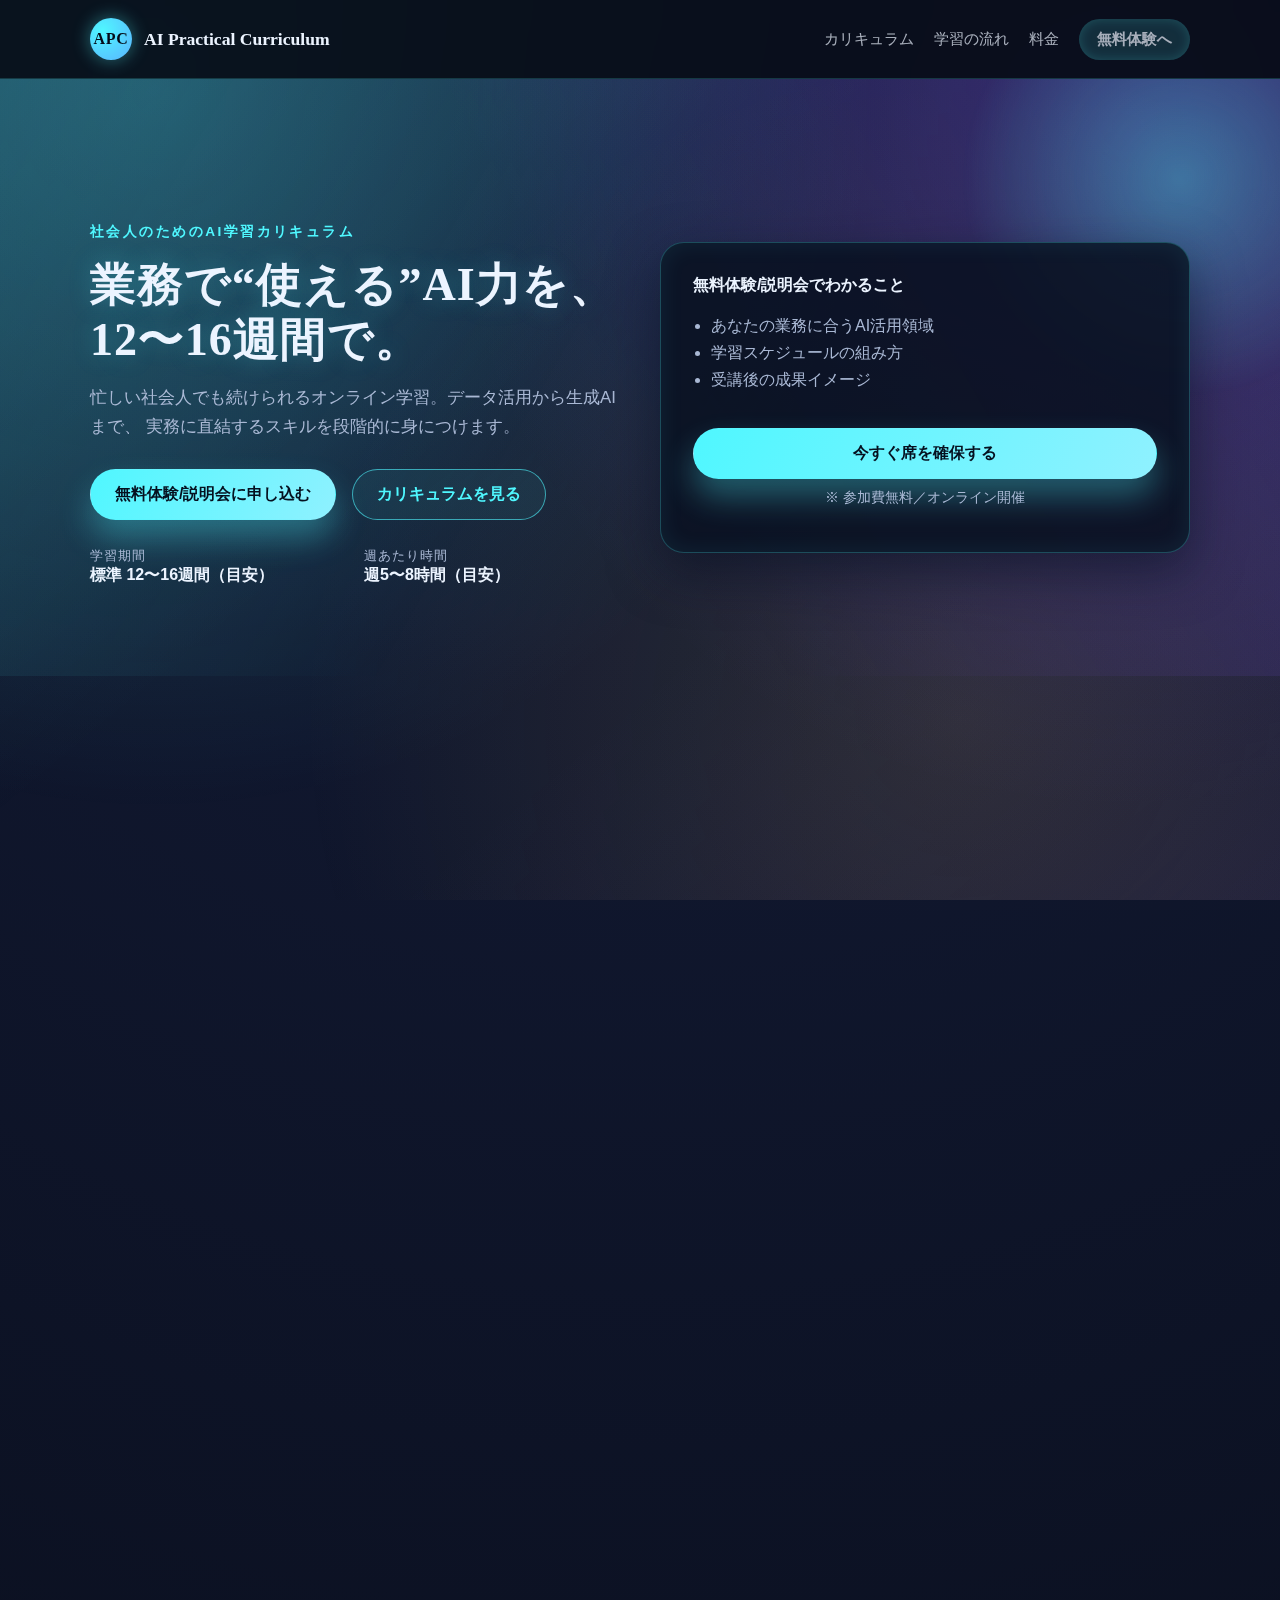
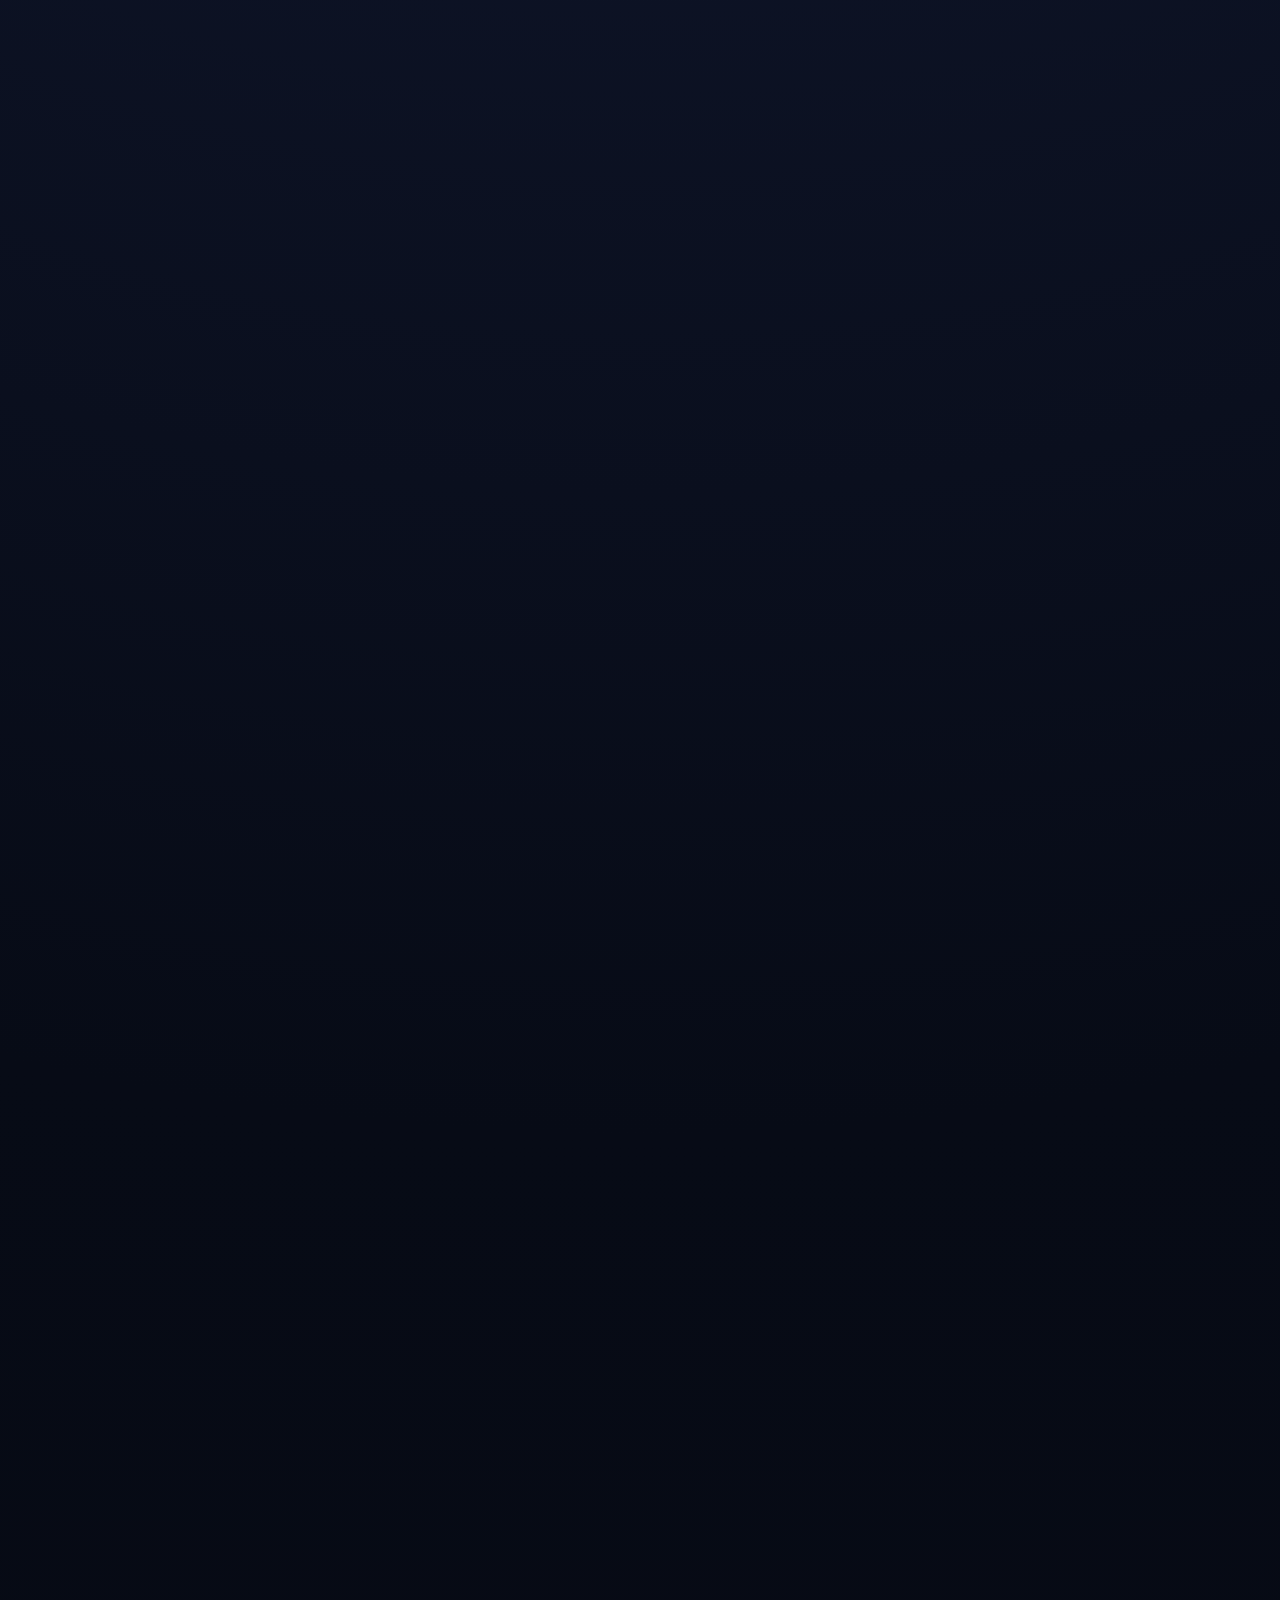
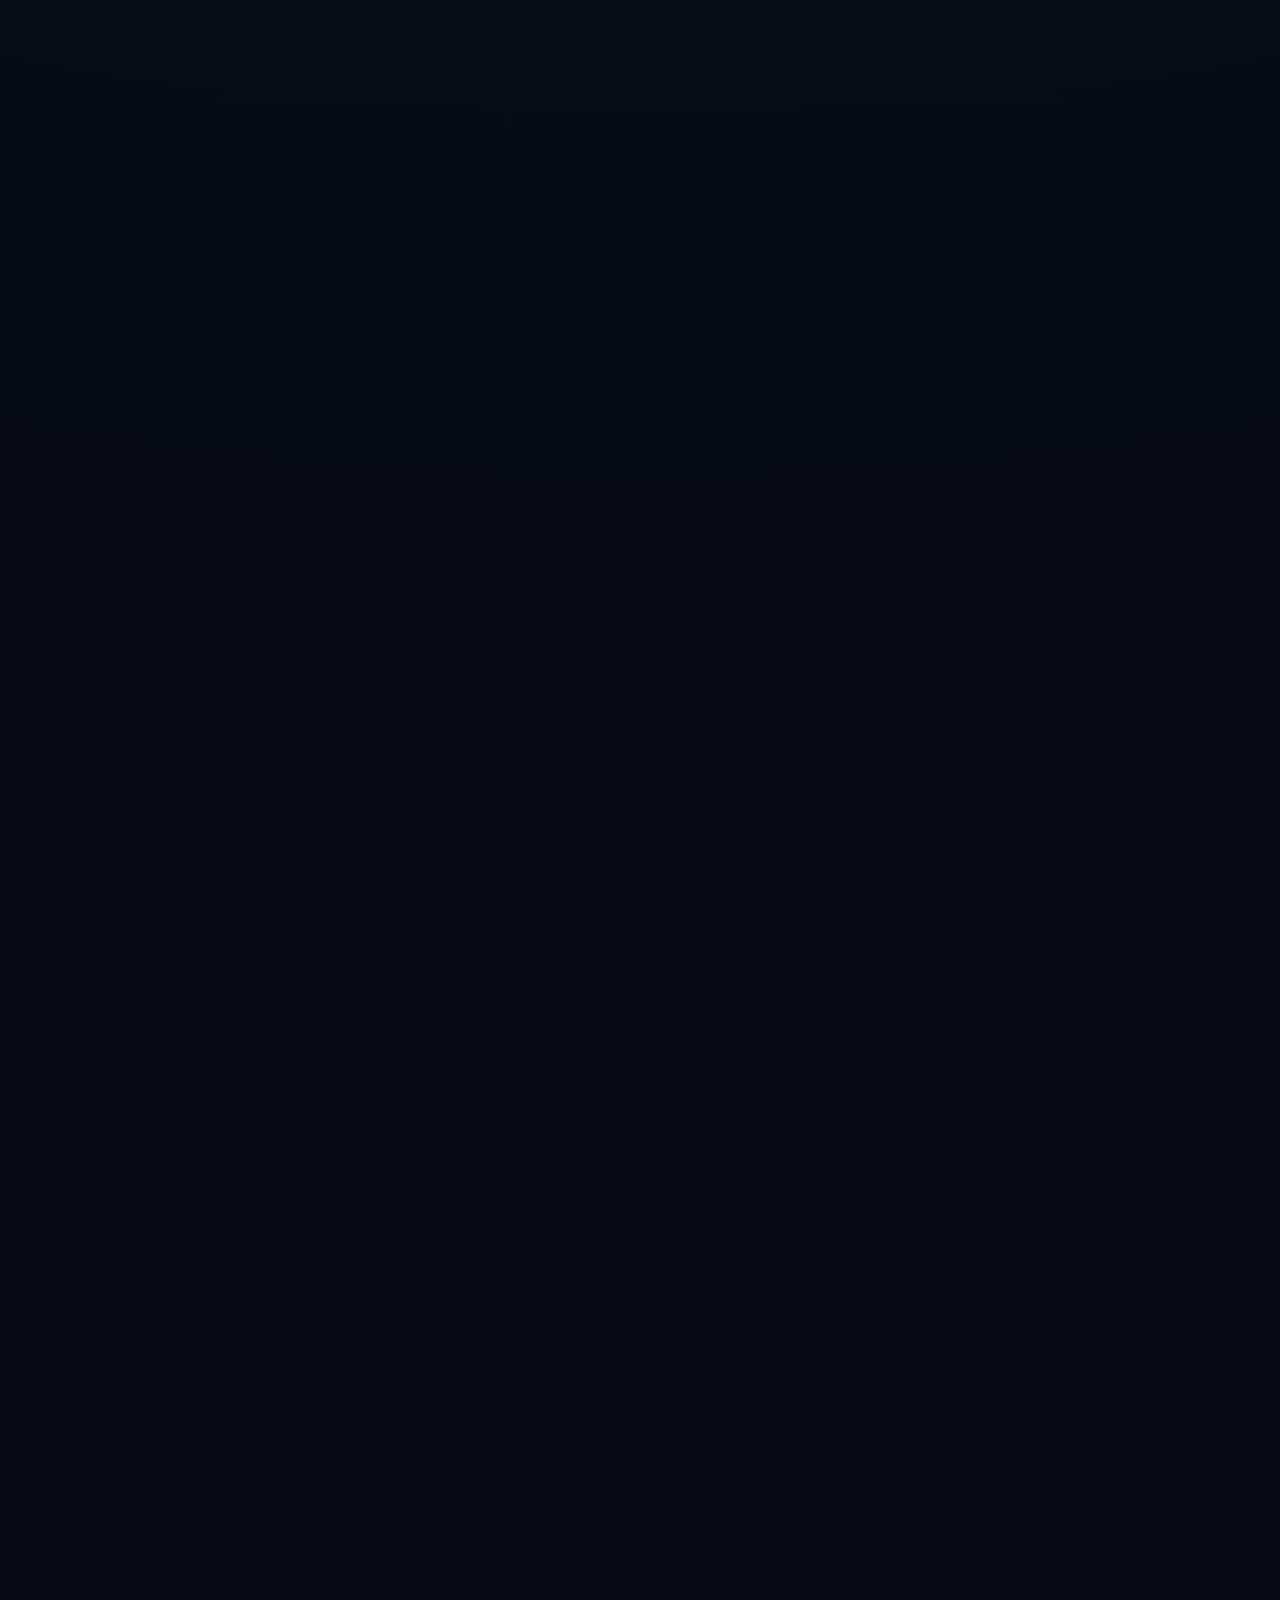
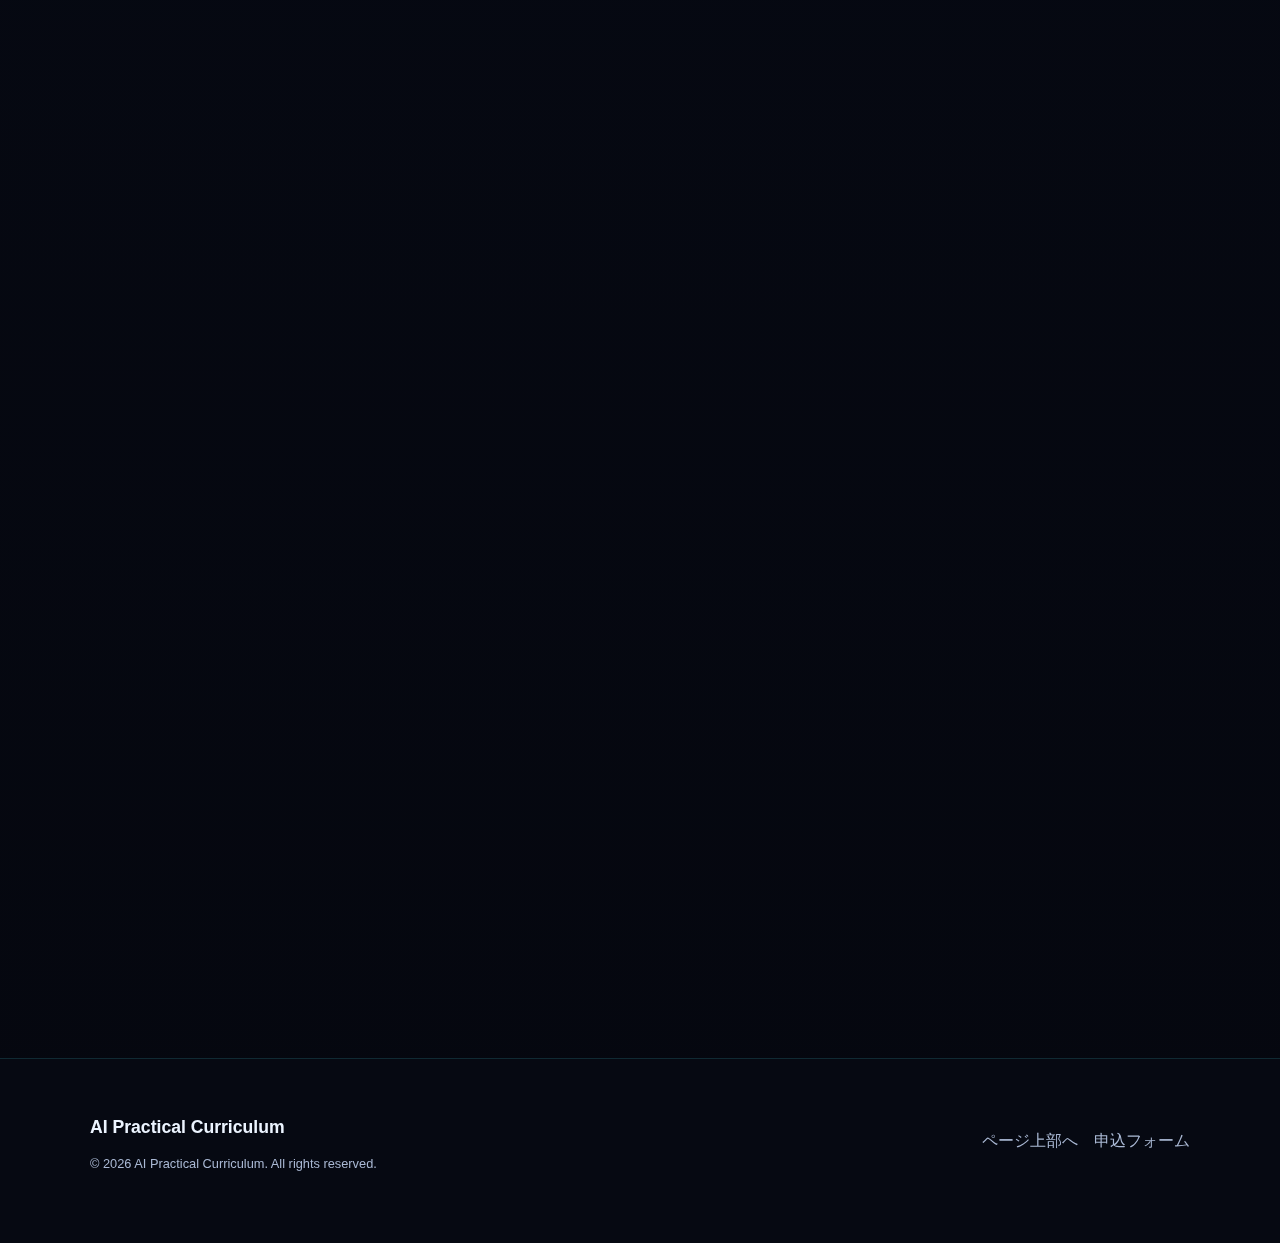
<file: index.html>
<!DOCTYPE html>
<html lang="ja">
<head>
  <meta charset="UTF-8" />
  <meta name="viewport" content="width=device-width, initial-scale=1" />
  <title>AI Practical Curriculum | 無料体験/説明会</title>
  <link rel="preconnect" href="https://fonts.googleapis.com" />
  <link rel="preconnect" href="https://fonts.gstatic.com" crossorigin />
  <link href="https://fonts.googleapis.com/css2?family=Crimson+Text:wght@400;600&family=Inter:wght@400;500;600&display=swap" rel="stylesheet" />
  <link rel="stylesheet" href="styles.css" />
</head>
<body>
  <header class="site-header">
    <div class="container header-inner">
      <div class="brand">
        <span class="brand-mark">APC</span>
        <span class="brand-name">AI Practical Curriculum</span>
      </div>
      <nav class="nav">
        <a href="#curriculum">カリキュラム</a>
        <a href="#flow">学習の流れ</a>
        <a href="#pricing">料金</a>
        <a class="cta-link" href="#apply">無料体験へ</a>
      </nav>
    </div>
  </header>

  <main>
    <section class="hero" id="top" data-reveal>
      <div class="container hero-grid">
        <div class="hero-copy">
          <p class="eyebrow">社会人のためのAI学習カリキュラム</p>
          <h1>業務で“使える”AI力を、12〜16週間で。</h1>
          <p class="lead">
            忙しい社会人でも続けられるオンライン学習。データ活用から生成AIまで、
            実務に直結するスキルを段階的に身につけます。
          </p>
          <div class="hero-actions">
            <a class="btn primary" href="#apply">無料体験/説明会に申し込む</a>
            <a class="btn ghost" href="#curriculum">カリキュラムを見る</a>
          </div>
          <div class="hero-meta">
            <div>
              <span class="meta-label">学習期間</span>
              <span class="meta-value">標準 12〜16週間（目安）</span>
            </div>
            <div>
              <span class="meta-label">週あたり時間</span>
              <span class="meta-value">週5〜8時間（目安）</span>
            </div>
          </div>
        </div>
        <div class="hero-card">
          <div class="card-title">無料体験/説明会でわかること</div>
          <ul>
            <li>あなたの業務に合うAI活用領域</li>
            <li>学習スケジュールの組み方</li>
            <li>受講後の成果イメージ</li>
          </ul>
          <a class="btn primary" href="#apply">今すぐ席を確保する</a>
          <p class="card-note">※ 参加費無料／オンライン開催</p>
        </div>
      </div>
      <div class="hero-glow" aria-hidden="true"></div>
    </section>

    <section class="pain" data-reveal>
      <div class="container">
        <div class="section-heading">
          <p class="eyebrow">よくある課題</p>
          <h2>時間も情報も足りない。だから学べない。</h2>
        </div>
        <div class="grid-3">
          <div class="panel">
            <h3>何から学べばいいか分からない</h3>
            <p>ツールや講座が多すぎて、最初の一歩で迷ってしまう。</p>
          </div>
          <div class="panel">
            <h3>業務に直結しない学習は続かない</h3>
            <p>学んだ内容が仕事で使えず、モチベーションが下がる。</p>
          </div>
          <div class="panel">
            <h3>時間が限られている</h3>
            <p>仕事と両立できる学習設計がないと、途中で止まってしまう。</p>
          </div>
        </div>
      </div>
    </section>

    <section class="curriculum" id="curriculum" data-reveal>
      <div class="container">
        <div class="section-heading">
          <p class="eyebrow">カリキュラム</p>
          <h2>AI基礎から業務改善までを一貫して学ぶ</h2>
          <p>知識のインプットだけでなく、実務での活用を想定した設計。</p>
        </div>
        <div class="timeline">
          <div class="timeline-item">
            <span class="step">01</span>
            <div>
              <h3>AI基礎と業務理解</h3>
              <p>AIの基礎概念を整理し、自身の業務フローに落とし込みます。</p>
            </div>
          </div>
          <div class="timeline-item">
            <span class="step">02</span>
            <div>
              <h3>データ整理・分析の基礎</h3>
              <p>社内データを扱うための整理方法と、分析の考え方を学習。</p>
            </div>
          </div>
          <div class="timeline-item">
            <span class="step">03</span>
            <div>
              <h3>業務で使えるAIツール活用</h3>
              <p>代表的なAIツールを比較し、業務への適用方法を実践します。</p>
            </div>
          </div>
          <div class="timeline-item">
            <span class="step">04</span>
            <div>
              <h3>生成AIプロンプト設計</h3>
              <p>再現性の高いアウトプットを得るための設計と検証方法。</p>
            </div>
          </div>
          <div class="timeline-item">
            <span class="step">05</span>
            <div>
              <h3>業務改善ミニプロジェクト</h3>
              <p>学習した知識を活かし、身近な業務改善テーマを実践。</p>
            </div>
          </div>
        </div>
      </div>
    </section>

    <section class="flow" id="flow" data-reveal>
      <div class="container">
        <div class="section-heading">
          <p class="eyebrow">学習の流れ</p>
          <h2>忙しくても継続できる週次設計</h2>
        </div>
        <div class="flow-grid">
          <div class="flow-card">
            <h3>週初め：動画とガイド</h3>
            <p>15〜20分単位の動画で、隙間時間にインプット。</p>
          </div>
          <div class="flow-card">
            <h3>週中：課題ワーク</h3>
            <p>業務課題に近いテーマでアウトプットを作成。</p>
          </div>
          <div class="flow-card">
            <h3>週末：振り返りと整理</h3>
            <p>学習ログを整理し、次週のゴールを設定。</p>
          </div>
        </div>
      </div>
    </section>

    <section class="outcomes" data-reveal>
      <div class="container">
        <div class="section-heading">
          <p class="eyebrow">成果</p>
          <h2>実務に直結するアウトプットが残る</h2>
        </div>
        <div class="grid-2">
          <div class="panel">
            <h3>業務効率化の具体策</h3>
            <p>定型作業の自動化、資料作成の高速化など、即効性のある改善案。</p>
          </div>
          <div class="panel">
            <h3>データ活用の基礎力</h3>
            <p>分析思考とデータ整理力が身につき、部署内の意思決定が速くなる。</p>
          </div>
          <div class="panel">
            <h3>生成AIの活用設計</h3>
            <p>プロンプト設計の型を学び、再現性のある成果を出せるように。</p>
          </div>
          <div class="panel">
            <h3>社内展開の提案力</h3>
            <p>上司やチームに共有できる、説得力ある改善提案資料が作れる。</p>
          </div>
        </div>
      </div>
    </section>

    <section class="audience" data-reveal>
      <div class="container">
        <div class="section-heading">
          <p class="eyebrow">おすすめ</p>
          <h2>こんな方に選ばれています</h2>
        </div>
        <div class="grid-3">
          <div class="panel">
            <h3>仕事でAI活用を求められている</h3>
            <p>部署内でのAI導入や効率化が期待されている方。</p>
          </div>
          <div class="panel">
            <h3>学び直しの時間を確保したい</h3>
            <p>限られた時間で成果を出す学習設計が必要な方。</p>
          </div>
          <div class="panel">
            <h3>AIを活用する基礎を固めたい</h3>
            <p>ツール任せではなく、自分で考えて使える力を身につけたい方。</p>
          </div>
        </div>
      </div>
    </section>

    <section class="pricing" id="pricing" data-reveal>
      <div class="container">
        <div class="section-heading">
          <p class="eyebrow">料金/期間</p>
          <h2>料金・開始時期は個別にご案内</h2>
        </div>
        <div class="pricing-card">
          <div>
            <p class="pricing-label">受講期間</p>
            <p class="pricing-value">標準 12〜16週間（目安）</p>
          </div>
          <div>
            <p class="pricing-label">学習時間</p>
            <p class="pricing-value">週5〜8時間（目安）</p>
          </div>
          <div>
            <p class="pricing-label">受講料金</p>
            <p class="pricing-value">要問い合わせ</p>
          </div>
          <div>
            <p class="pricing-label">形式</p>
            <p class="pricing-value">オンライン中心</p>
          </div>
        </div>
        <p class="note">※ 料金や開始時期は説明会でご案内します。</p>
      </div>
    </section>

    <section class="faq" data-reveal>
      <div class="container">
        <div class="section-heading">
          <p class="eyebrow">FAQ</p>
          <h2>よくある質問</h2>
        </div>
        <div class="faq-list">
          <details>
            <summary>未経験でも大丈夫ですか？</summary>
            <p>業務経験があれば問題ありません。基礎から段階的に進めます。</p>
          </details>
          <details>
            <summary>必要なPC環境は？</summary>
            <p>一般的なPCで受講可能です。詳細は説明会でご案内します。</p>
          </details>
          <details>
            <summary>途中参加はできますか？</summary>
            <p>学習状況に応じて調整可能です。説明会でご相談ください。</p>
          </details>
          <details>
            <summary>法人申し込みは可能ですか？</summary>
            <p>法人での受講にも対応しています。担当者がご案内します。</p>
          </details>
        </div>
      </div>
    </section>

    <section class="apply" id="apply" data-reveal>
      <div class="container apply-grid">
        <div>
          <p class="eyebrow">無料体験/説明会</p>
          <h2>まずは30分の説明会で、学習設計を確認</h2>
          <p>
            具体的なカリキュラム、学習時間の確保方法、成果事例をご紹介します。
            その場で質問も可能です。
          </p>
          <ul class="apply-points">
            <li>オンライン開催（平日夜・週末も対応）</li>
            <li>参加費無料、カメラOFFでもOK</li>
            <li>終了後に個別相談も可能</li>
          </ul>
        </div>
        <form class="apply-form" action="#" method="post">
          <label>
            お名前
            <input type="text" name="name" placeholder="例：山田 太郎" required />
          </label>
          <label>
            メールアドレス
            <input type="email" name="email" placeholder="example@company.jp" required />
          </label>
          <label>
            参加希望
            <select name="slot" required>
              <option value="">選択してください</option>
              <option>平日夜（19:00〜）</option>
              <option>平日夜（20:30〜）</option>
              <option>週末午前（10:00〜）</option>
              <option>週末午後（14:00〜）</option>
            </select>
          </label>
          <label>
            相談内容（任意）
            <textarea name="message" rows="4" placeholder="例：社内のAI活用について相談したい"></textarea>
          </label>
          <button class="btn primary" type="submit">無料体験/説明会に申し込む</button>
          <p class="form-note">送信先は未設定です。実運用時はフォーム先を変更してください。</p>
        </form>
      </div>
    </section>
  </main>

  <footer class="site-footer">
    <div class="container footer-inner">
      <div>
        <p class="brand-name">AI Practical Curriculum</p>
        <p class="small">© 2026 AI Practical Curriculum. All rights reserved.</p>
      </div>
      <div class="footer-links">
        <a href="#top">ページ上部へ</a>
        <a href="#apply">申込フォーム</a>
      </div>
    </div>
  </footer>

  <script src="script.js"></script>
</body>
</html>
</file>
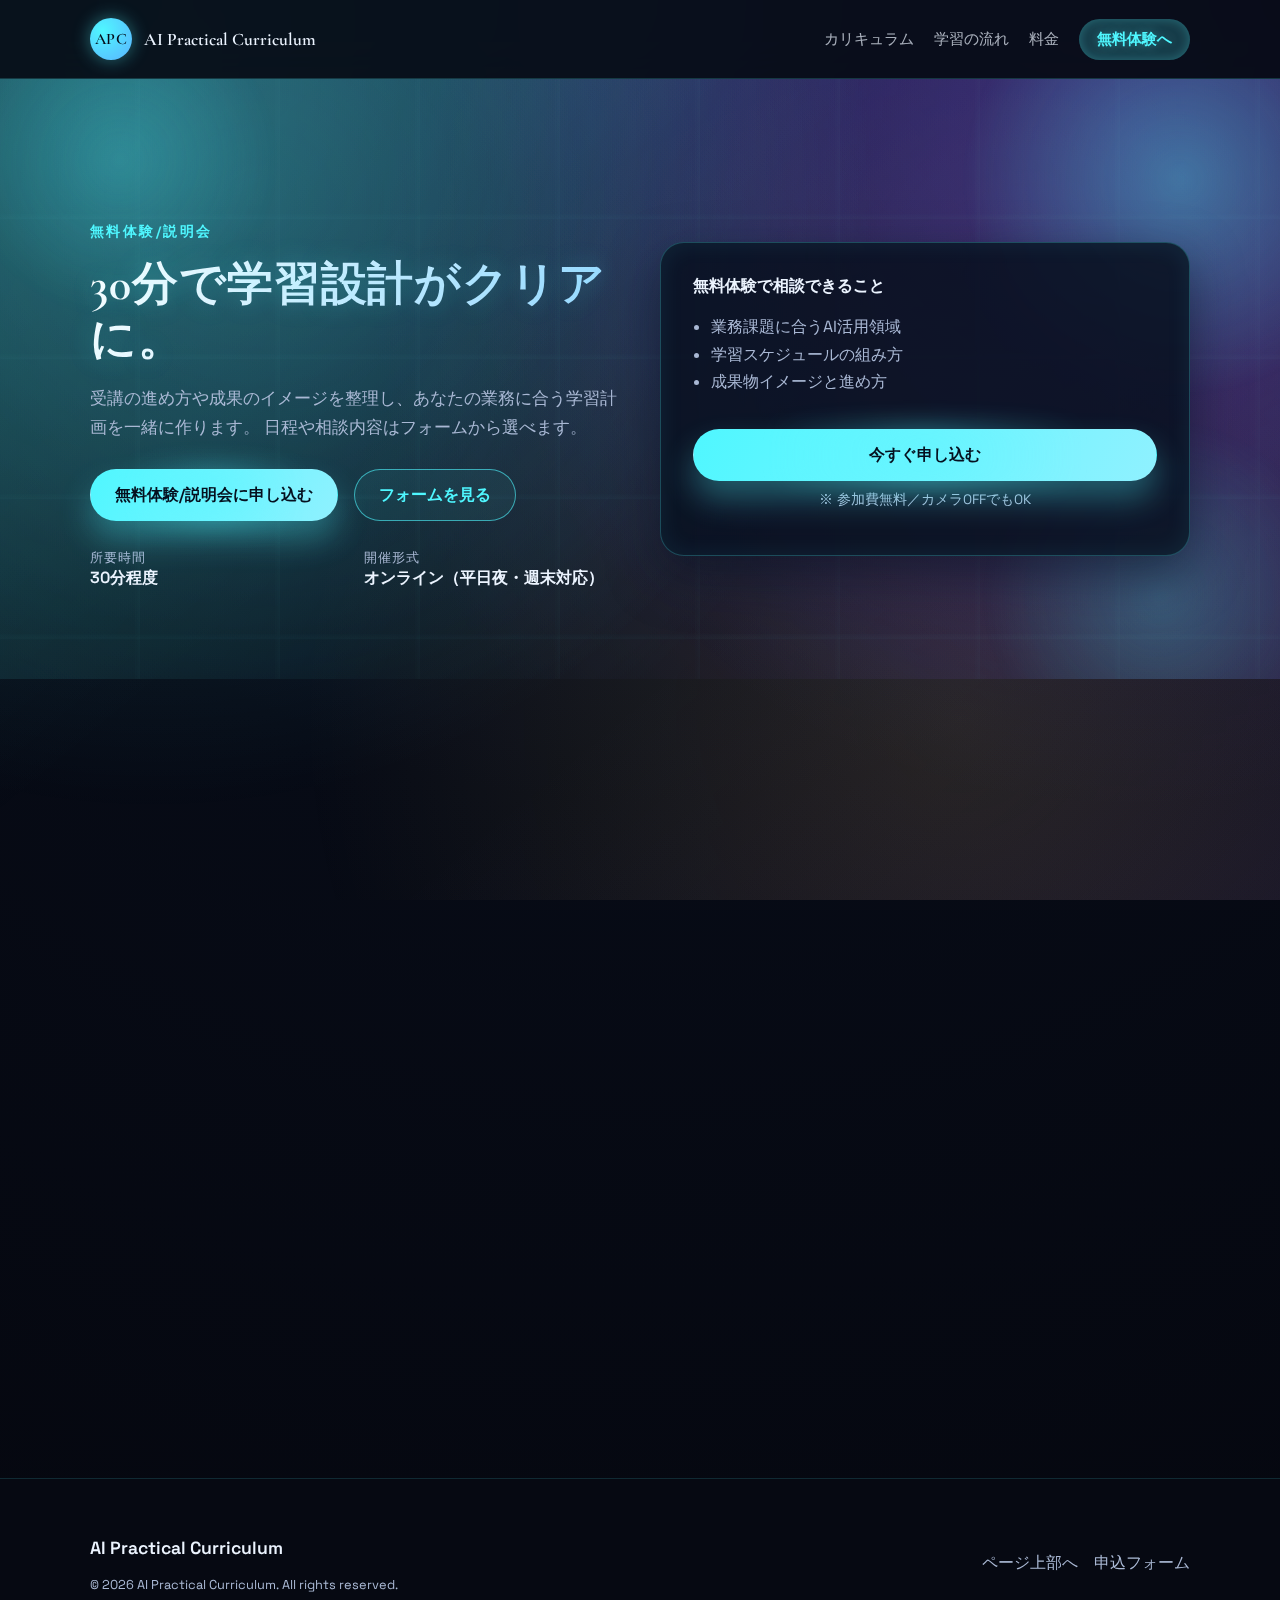
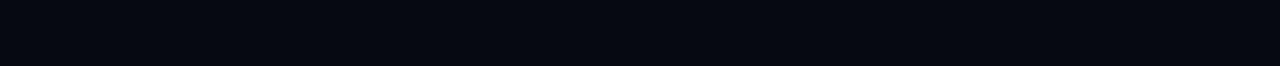
<file: apply.html>
<!DOCTYPE html>
<html lang="ja">
<head>
  <meta charset="UTF-8" />
  <meta name="viewport" content="width=device-width, initial-scale=1" />
  <title>無料体験/説明会 | AI Practical Curriculum</title>
  <link rel="preconnect" href="https://fonts.googleapis.com" />
  <link rel="preconnect" href="https://fonts.gstatic.com" crossorigin />
  <link href="https://fonts.googleapis.com/css2?family=Cormorant+Garamond:wght@500;600&family=Space+Grotesk:wght@400;500;600;700&display=swap" rel="stylesheet" />
  <link rel="stylesheet" href="styles.css" />
</head>
<body>
  <header class="site-header">
    <div class="container header-inner">
      <div class="brand">
        <span class="brand-mark">APC</span>
        <span class="brand-name">AI Practical Curriculum</span>
      </div>
      <nav class="nav">
        <a href="curriculum.html">カリキュラム</a>
        <a href="flow.html">学習の流れ</a>
        <a href="pricing.html">料金</a>
        <a class="cta-link" href="apply.html" aria-current="page">無料体験へ</a>
      </nav>
      <button class="menu-toggle" type="button" aria-expanded="false" aria-controls="mobile-menu">
        <span class="menu-icon" aria-hidden="true">
          <span></span>
          <span></span>
          <span></span>
        </span>
        メニュー
      </button>
    </div>
    <div class="container mobile-nav" id="mobile-menu">
      <a href="curriculum.html">カリキュラム</a>
      <a href="flow.html">学習の流れ</a>
      <a href="pricing.html">料金</a>
      <a class="cta-link" href="apply.html" aria-current="page">無料体験へ</a>
    </div>
  </header>

  <main>
    <section class="hero" id="top" data-reveal>
      <div class="parallax-layer layer-one" data-parallax data-speed="0.2"></div>
      <div class="parallax-layer layer-two" data-parallax data-speed="0.35"></div>
      <div class="parallax-layer layer-grid" data-parallax data-speed="0.1"></div>
      <div class="glow-orb orb-a" data-parallax data-speed="0.15"></div>
      <div class="glow-orb orb-b" data-parallax data-speed="0.25"></div>
      <div class="container hero-grid">
        <div class="hero-copy">
          <p class="eyebrow">無料体験/説明会</p>
          <h1 class="hero-title">30分で学習設計がクリアに。</h1>
          <p class="lead">
            受講の進め方や成果のイメージを整理し、あなたの業務に合う学習計画を一緒に作ります。
            日程や相談内容はフォームから選べます。
          </p>
          <div class="hero-actions">
            <a class="btn primary cta-pulse" href="#apply">無料体験/説明会に申し込む</a>
            <a class="btn ghost" href="#apply">フォームを見る</a>
          </div>
          <div class="hero-meta">
            <div>
              <span class="meta-label">所要時間</span>
              <span class="meta-value">30分程度</span>
            </div>
            <div>
              <span class="meta-label">開催形式</span>
              <span class="meta-value">オンライン（平日夜・週末対応）</span>
            </div>
          </div>
        </div>
        <div class="hero-card" data-tilt>
          <div class="card-title">無料体験で相談できること</div>
          <ul>
            <li>業務課題に合うAI活用領域</li>
            <li>学習スケジュールの組み方</li>
            <li>成果物イメージと進め方</li>
          </ul>
          <a class="btn primary cta-pulse" href="#apply">今すぐ申し込む</a>
          <p class="card-note">※ 参加費無料／カメラOFFでもOK</p>
        </div>
      </div>
      <div class="hero-glow" aria-hidden="true"></div>
    </section>

    <section class="apply" id="apply" data-reveal>
      <div class="glow-orb orb-j" data-parallax data-speed="0.22"></div>
      <div class="container apply-grid stagger">
        <div>
          <p class="eyebrow">無料体験/説明会</p>
          <h2>まずは30分の説明会で、学習設計を確認</h2>
          <p>
            具体的なカリキュラム、学習時間の確保方法、成果事例をご紹介します。
            その場で質問も可能です。
          </p>
          <ul class="apply-points">
            <li>オンライン開催（平日夜・週末も対応）</li>
            <li>参加費無料、カメラOFFでもOK</li>
            <li>終了後に個別相談も可能</li>
          </ul>
        </div>
        <form class="apply-form" action="#" method="post">
          <label>
            お名前
            <input type="text" name="name" placeholder="例：山田 太郎" required />
          </label>
          <label>
            メールアドレス
            <input type="email" name="email" placeholder="example@company.jp" required />
          </label>
          <label>
            参加希望
            <select name="slot" required>
              <option value="">選択してください</option>
              <option>平日夜（19:00〜）</option>
              <option>平日夜（20:30〜）</option>
              <option>週末午前（10:00〜）</option>
              <option>週末午後（14:00〜）</option>
            </select>
          </label>
          <label>
            相談内容（任意）
            <textarea name="message" rows="4" placeholder="例：社内のAI活用について相談したい"></textarea>
          </label>
          <button class="btn primary cta-pulse" type="submit">無料体験/説明会に申し込む</button>
          <p class="form-note">送信先は未設定です。実運用時はフォーム先を変更してください。</p>
        </form>
      </div>
    </section>
  </main>

  <footer class="site-footer">
    <div class="container footer-inner">
      <div>
        <p class="brand-name">AI Practical Curriculum</p>
        <p class="small">© 2026 AI Practical Curriculum. All rights reserved.</p>
      </div>
      <div class="footer-links">
        <a href="#top">ページ上部へ</a>
        <a href="#apply">申込フォーム</a>
      </div>
    </div>
  </footer>

  <script src="script.js"></script>
</body>
</html>
</file>
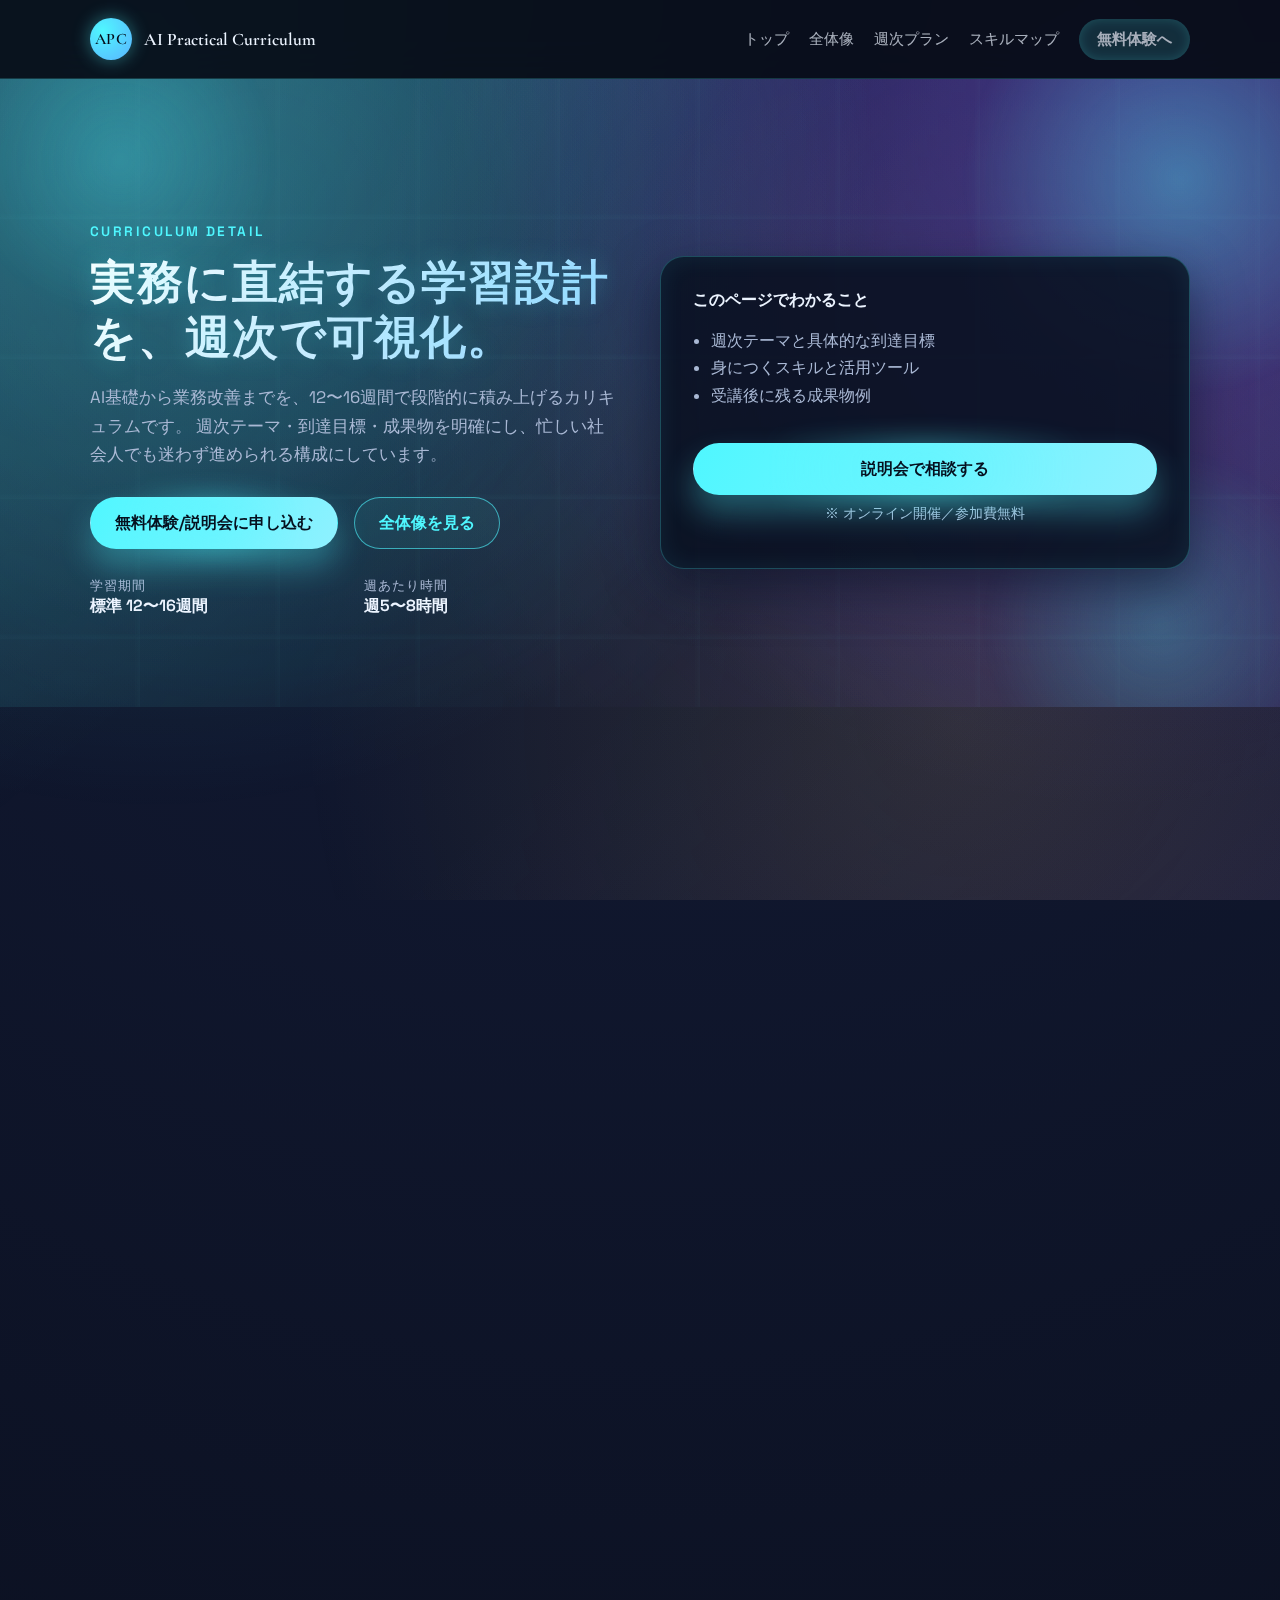
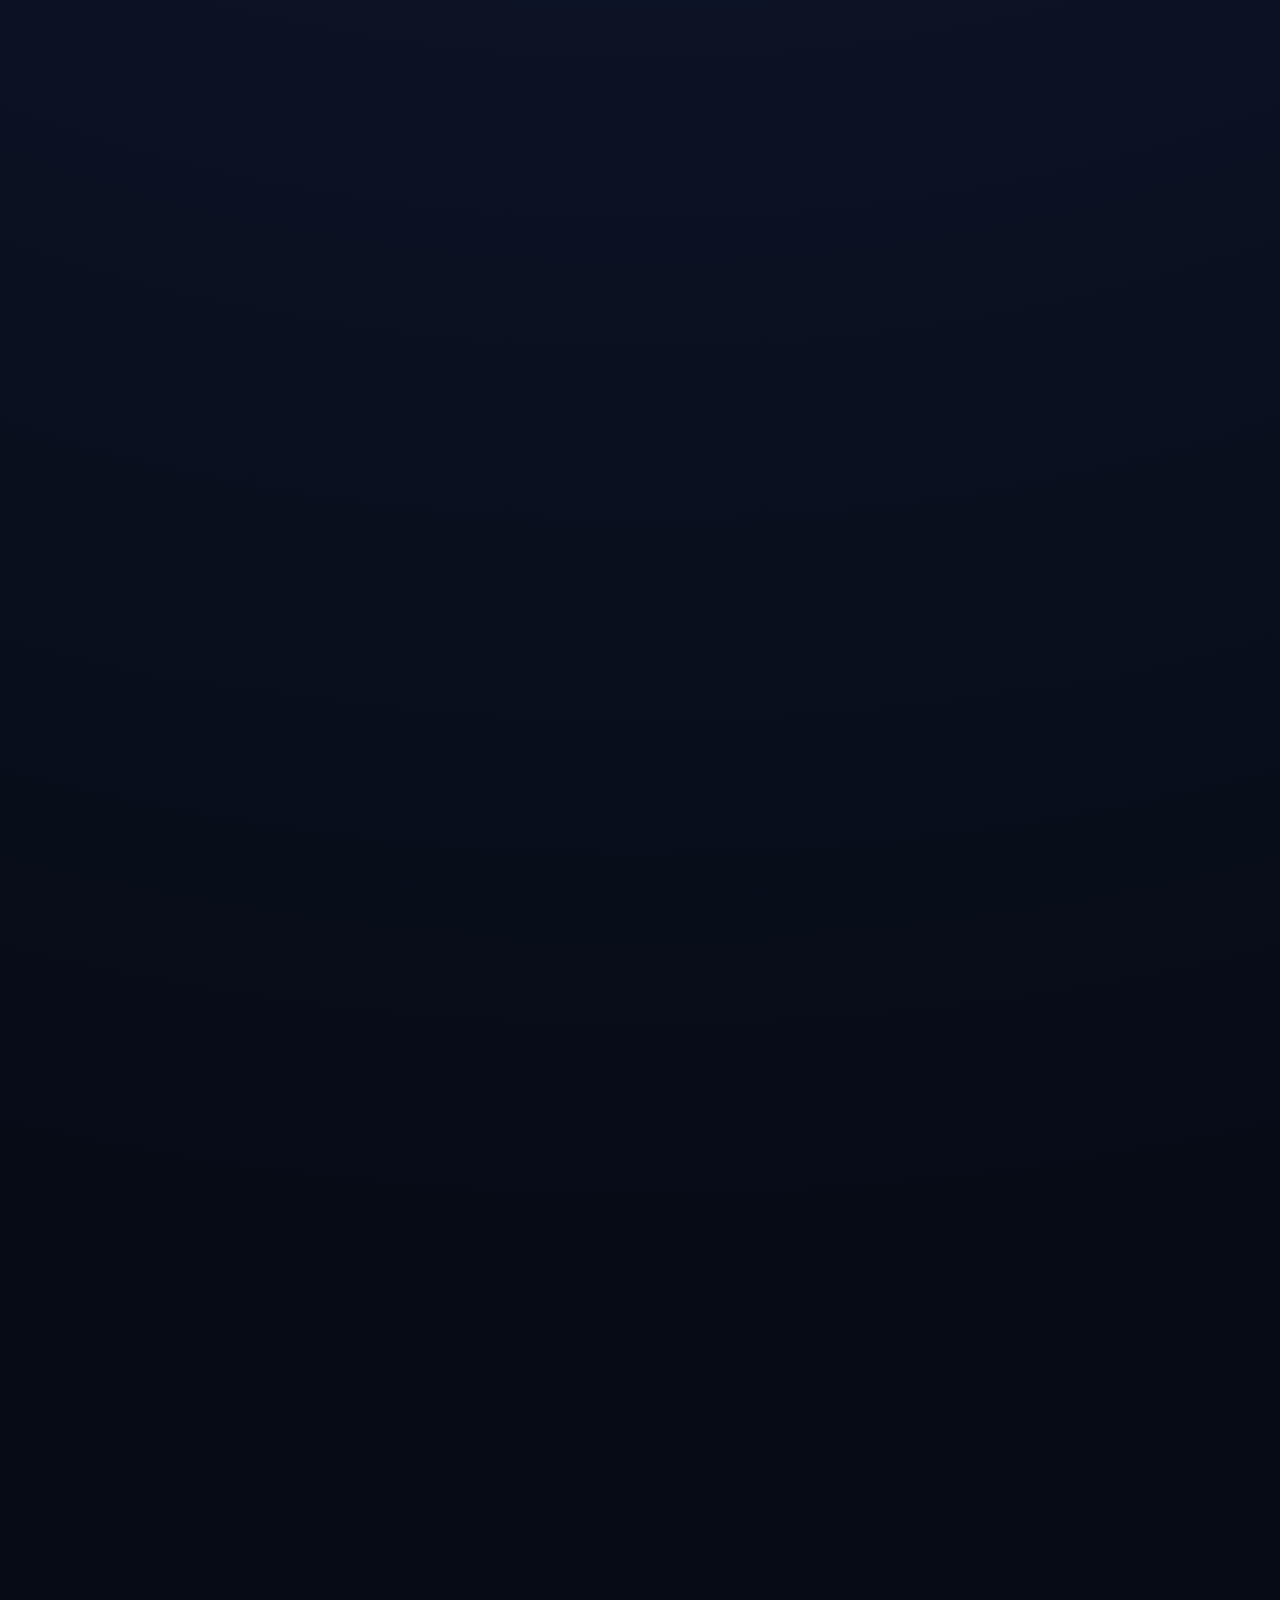
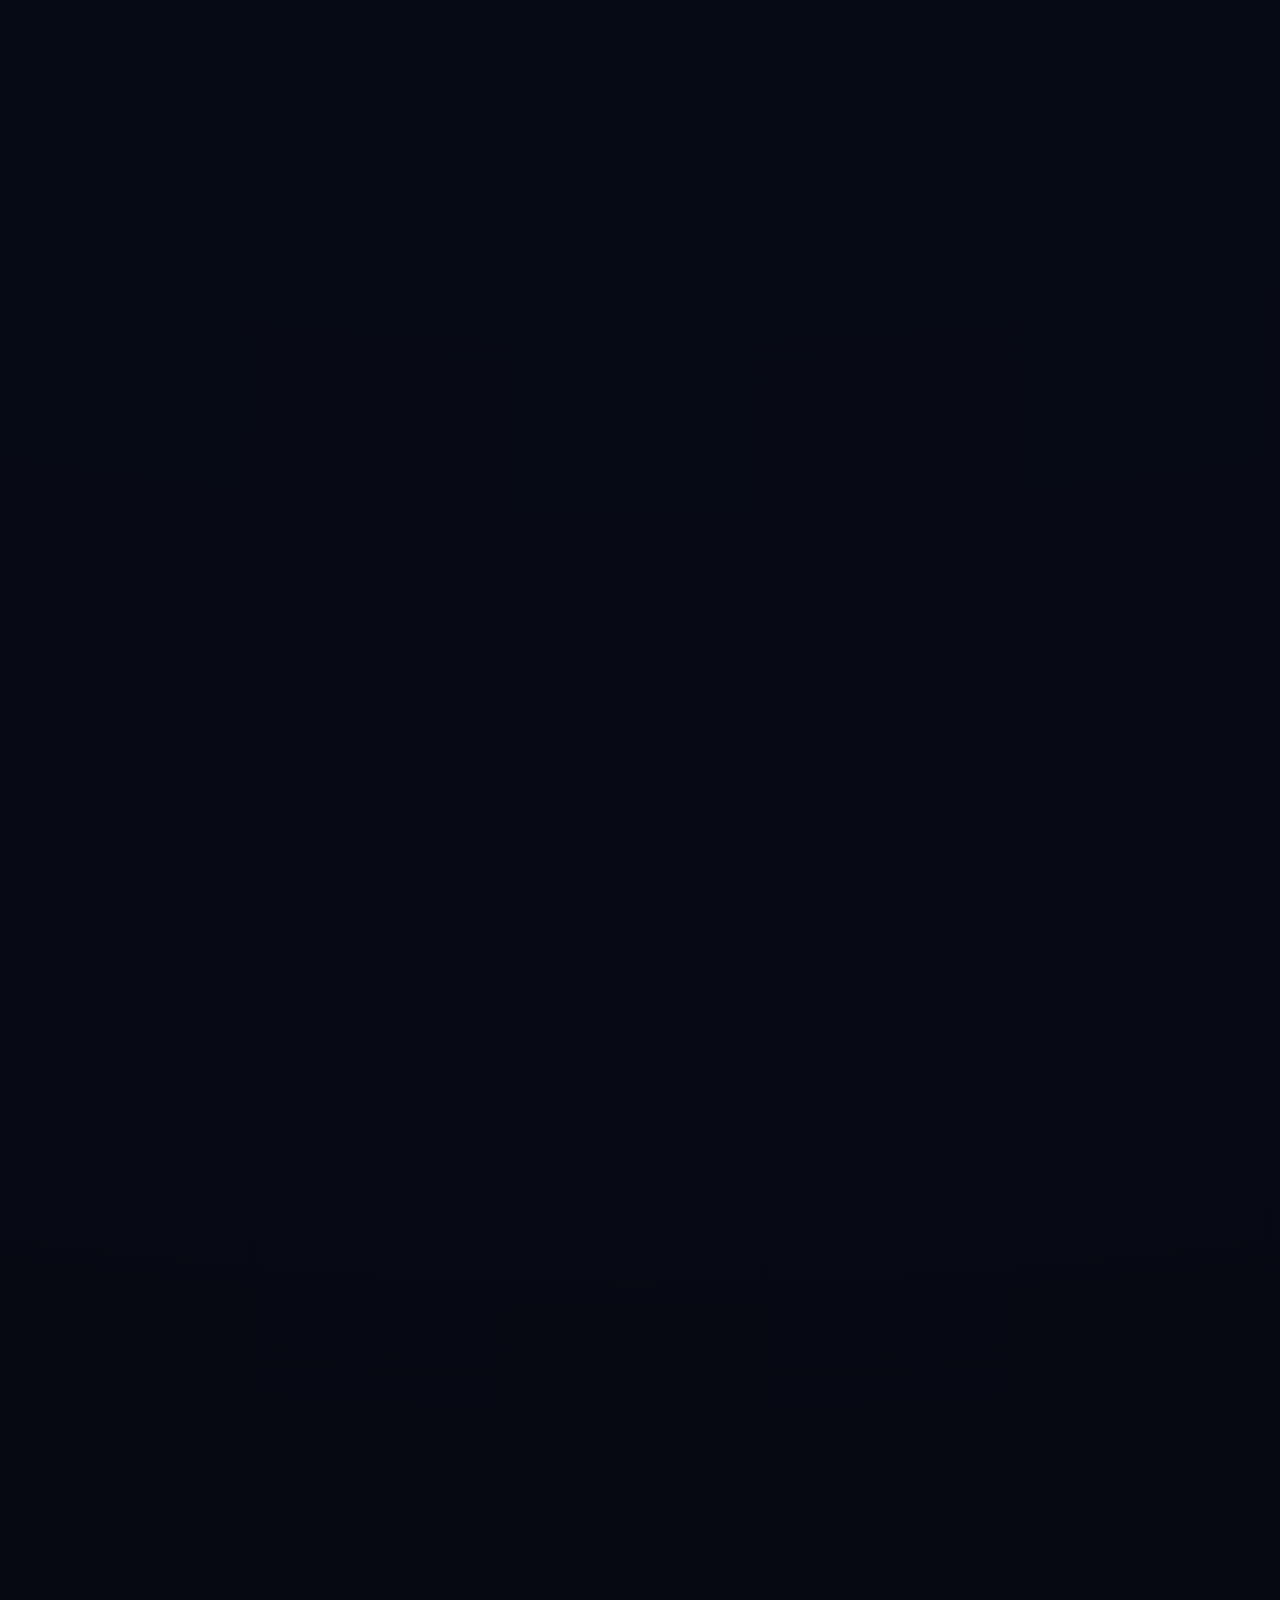
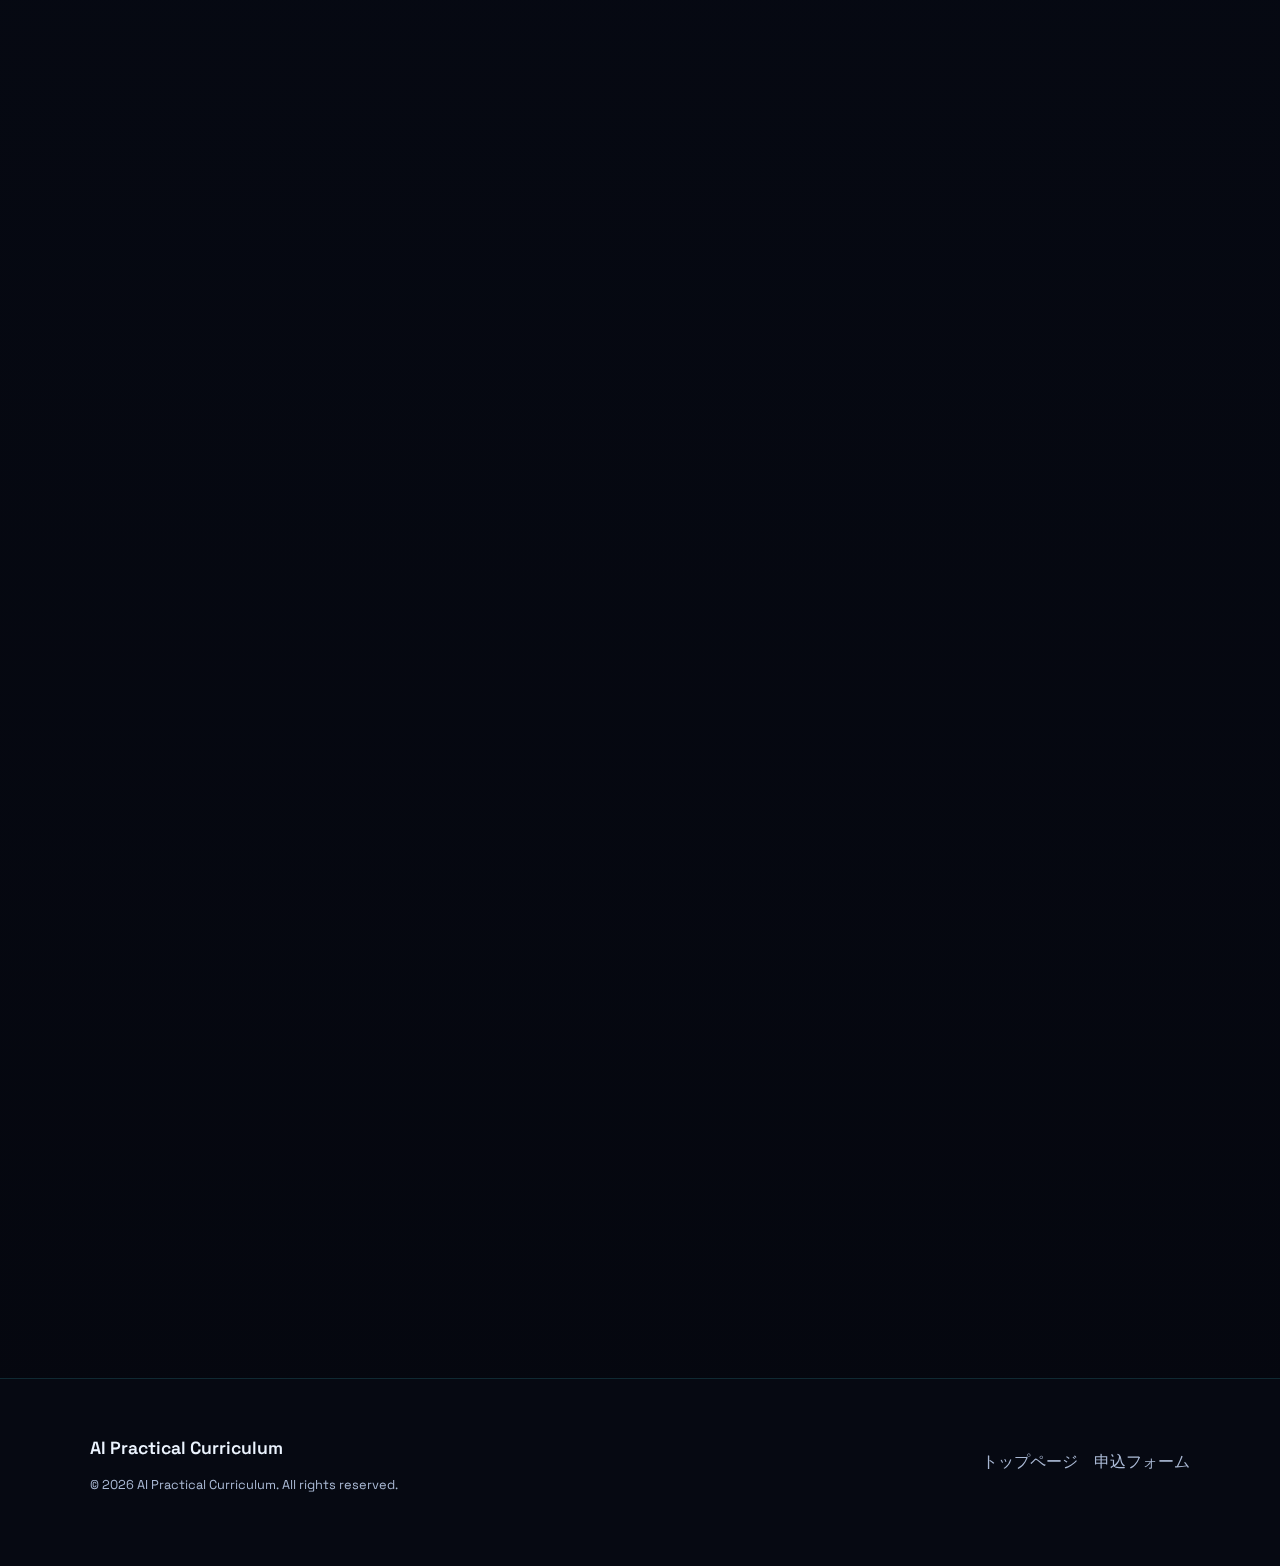
<file: curriculum.html>
<!DOCTYPE html>
<html lang="ja">
<head>
  <meta charset="UTF-8" />
  <meta name="viewport" content="width=device-width, initial-scale=1" />
  <title>Curriculum | AI Practical Curriculum</title>
  <link rel="preconnect" href="https://fonts.googleapis.com" />
  <link rel="preconnect" href="https://fonts.gstatic.com" crossorigin />
  <link href="https://fonts.googleapis.com/css2?family=Cormorant+Garamond:wght@500;600&family=Space+Grotesk:wght@400;500;600;700&display=swap" rel="stylesheet" />
  <link rel="stylesheet" href="styles.css" />
</head>
<body class="curriculum-page">
  <header class="site-header">
    <div class="container header-inner">
      <div class="brand">
        <span class="brand-mark">APC</span>
        <span class="brand-name">AI Practical Curriculum</span>
      </div>
      <nav class="nav">
        <a href="index.html">トップ</a>
        <a href="#overview">全体像</a>
        <a href="#weekly">週次プラン</a>
        <a href="#skills">スキルマップ</a>
        <a class="cta-link" href="#apply">無料体験へ</a>
      </nav>
    </div>
  </header>

  <main>
    <section class="hero" id="top" data-reveal>
      <div class="parallax-layer layer-one" data-parallax data-speed="0.2"></div>
      <div class="parallax-layer layer-two" data-parallax data-speed="0.35"></div>
      <div class="parallax-layer layer-grid" data-parallax data-speed="0.1"></div>
      <div class="glow-orb orb-a" data-parallax data-speed="0.15"></div>
      <div class="glow-orb orb-b" data-parallax data-speed="0.25"></div>
      <div class="container hero-grid">
        <div class="hero-copy">
          <p class="eyebrow">Curriculum Detail</p>
          <h1 class="hero-title">実務に直結する学習設計を、週次で可視化。</h1>
          <p class="lead">
            AI基礎から業務改善までを、12〜16週間で段階的に積み上げるカリキュラムです。
            週次テーマ・到達目標・成果物を明確にし、忙しい社会人でも迷わず進められる構成にしています。
          </p>
          <div class="hero-actions">
            <a class="btn primary cta-pulse" href="#apply">無料体験/説明会に申し込む</a>
            <a class="btn ghost" href="#overview">全体像を見る</a>
          </div>
          <div class="hero-meta">
            <div>
              <span class="meta-label">学習期間</span>
              <span class="meta-value">標準 12〜16週間</span>
            </div>
            <div>
              <span class="meta-label">週あたり時間</span>
              <span class="meta-value">週5〜8時間</span>
            </div>
          </div>
        </div>
        <div class="hero-card" data-tilt>
          <div class="card-title">このページでわかること</div>
          <ul>
            <li>週次テーマと具体的な到達目標</li>
            <li>身につくスキルと活用ツール</li>
            <li>受講後に残る成果物例</li>
          </ul>
          <a class="btn primary cta-pulse" href="#apply">説明会で相談する</a>
          <p class="card-note">※ オンライン開催／参加費無料</p>
        </div>
      </div>
      <div class="hero-glow" aria-hidden="true"></div>
    </section>

    <section class="overview" id="overview" data-reveal>
      <div class="glow-orb orb-c" data-parallax data-speed="0.12"></div>
      <div class="container">
        <div class="section-heading">
          <p class="eyebrow">Overview</p>
          <h2>学習全体像</h2>
          <p>5つのモジュールを段階的に進め、業務で“使える”AIスキルへ。</p>
        </div>
        <div class="grid-3 stagger">
          <div class="panel">
            <h3>週次で迷わない設計</h3>
            <p>毎週のテーマ・ゴール・課題が明確。学習の優先度が整理できます。</p>
          </div>
          <div class="panel">
            <h3>実務から逆算した内容</h3>
            <p>業務改善に直結するケースをもとに、AIの活用方法を実践。</p>
          </div>
          <div class="panel">
            <h3>成果物が残る構成</h3>
            <p>改善提案・テンプレート・自動化フローなど、成果物を必ず作成。</p>
          </div>
        </div>
      </div>
    </section>

    <section class="modules" id="modules" data-reveal>
      <div class="glow-orb orb-d" data-parallax data-speed="0.18"></div>
      <div class="container">
        <div class="section-heading">
          <p class="eyebrow">Modules</p>
          <h2>5ステップの学習モジュール</h2>
          <p>基礎理解から業務改善まで、実務の流れに沿って学びます。</p>
        </div>
        <div class="timeline stagger">
          <div class="timeline-item">
            <span class="step">01</span>
            <div>
              <h3>AI基礎と業務理解</h3>
              <p>AIの基本概念・活用領域を整理し、自身の業務プロセスを分解します。</p>
            </div>
          </div>
          <div class="timeline-item">
            <span class="step">02</span>
            <div>
              <h3>データ整理・分析の基礎</h3>
              <p>データの整え方、可視化の基本、業務KPIの定義までを学びます。</p>
            </div>
          </div>
          <div class="timeline-item">
            <span class="step">03</span>
            <div>
              <h3>業務で使えるAIツール活用</h3>
              <p>主要AIツールの特徴比較、活用シーンの選定、業務への実装方法を実践。</p>
            </div>
          </div>
          <div class="timeline-item">
            <span class="step">04</span>
            <div>
              <h3>生成AIプロンプト設計</h3>
              <p>再現性のあるプロンプト設計、検証、改善のフレームワークを学習。</p>
            </div>
          </div>
          <div class="timeline-item">
            <span class="step">05</span>
            <div>
              <h3>業務改善ミニプロジェクト</h3>
              <p>自身の業務に即した改善テーマを設定し、成果物を完成させます。</p>
            </div>
          </div>
        </div>
      </div>
    </section>

    <section class="weekly-plan" id="weekly" data-reveal>
      <div class="glow-orb orb-e" data-parallax data-speed="0.2"></div>
      <div class="container">
        <div class="section-heading">
          <p class="eyebrow">Weekly Plan</p>
          <h2>週次テーマと到達目標</h2>
          <p>12〜16週間の中で、週ごとに何を学び、何を作るかを明確にします。</p>
        </div>
        <div class="weekly-grid stagger">
          <div class="week-card">
            <p class="week-label">Week 1-2</p>
            <h3>AI概念整理と業務棚卸し</h3>
            <p>活用候補の業務を洗い出し、改善余地を見える化。</p>
            <span class="week-goal">成果物: 業務改善テーマリスト</span>
          </div>
          <div class="week-card">
            <p class="week-label">Week 3-4</p>
            <h3>データ整理と可視化</h3>
            <p>データの収集/整形プロセスを設計し、指標を定義。</p>
            <span class="week-goal">成果物: KPI設計メモ</span>
          </div>
          <div class="week-card">
            <p class="week-label">Week 5-7</p>
            <h3>AIツールの実務適用</h3>
            <p>具体的な業務にツールを適用し、試行結果を評価。</p>
            <span class="week-goal">成果物: ツール比較レポート</span>
          </div>
          <div class="week-card">
            <p class="week-label">Week 8-10</p>
            <h3>生成AI設計と検証</h3>
            <p>プロンプト設計を体系化し、アウトプット品質を検証。</p>
            <span class="week-goal">成果物: プロンプト設計テンプレ</span>
          </div>
          <div class="week-card">
            <p class="week-label">Week 11-13</p>
            <h3>業務改善プロトタイプ</h3>
            <p>改善テーマを具体化し、実務で使える形に落とし込み。</p>
            <span class="week-goal">成果物: 改善フロー試作</span>
          </div>
          <div class="week-card">
            <p class="week-label">Week 14-16</p>
            <h3>成果物完成と共有準備</h3>
            <p>改善提案を整理し、社内共有に向けた資料化。</p>
            <span class="week-goal">成果物: 改善提案資料</span>
          </div>
        </div>
      </div>
    </section>

    <section class="skill-map" id="skills" data-reveal>
      <div class="glow-orb orb-f" data-parallax data-speed="0.14"></div>
      <div class="container">
        <div class="section-heading">
          <p class="eyebrow">Skill Map</p>
          <h2>身につくスキル領域</h2>
          <p>思考・実務・生成AIの3領域で、業務に必要なスキルを体系化。</p>
        </div>
        <div class="grid-3 stagger">
          <div class="panel">
            <h3>思考・設計スキル</h3>
            <ul class="tag-list">
              <li>課題設定</li>
              <li>KPI設計</li>
              <li>業務要件整理</li>
              <li>改善インパクト評価</li>
            </ul>
          </div>
          <div class="panel">
            <h3>実務実装スキル</h3>
            <ul class="tag-list">
              <li>データ整形</li>
              <li>ワークフロー設計</li>
              <li>自動化シナリオ作成</li>
              <li>成果物ドキュメント化</li>
            </ul>
          </div>
          <div class="panel">
            <h3>生成AI活用スキル</h3>
            <ul class="tag-list">
              <li>プロンプト設計</li>
              <li>出力品質評価</li>
              <li>再現性テスト</li>
              <li>セキュリティ配慮</li>
            </ul>
          </div>
        </div>
      </div>
    </section>

    <section class="tools" id="tools" data-reveal>
      <div class="glow-orb orb-g" data-parallax data-speed="0.16"></div>
      <div class="container">
        <div class="section-heading">
          <p class="eyebrow">Tools</p>
          <h2>活用ツール一覧</h2>
          <p>業務で使いやすい代表ツールを、用途別に整理しています。</p>
        </div>
        <div class="tools-grid stagger">
          <div class="tool-card">
            <h3>生成AI</h3>
            <p>文章生成・要約・企画支援などに活用。</p>
            <ul>
              <li>ChatGPT</li>
              <li>Claude</li>
              <li>Gemini</li>
            </ul>
          </div>
          <div class="tool-card">
            <h3>業務自動化</h3>
            <p>日々のルーチン業務を省力化。</p>
            <ul>
              <li>Zapier</li>
              <li>Make</li>
              <li>Notion AI</li>
            </ul>
          </div>
          <div class="tool-card">
            <h3>データ分析</h3>
            <p>データ可視化と分析の基礎をカバー。</p>
            <ul>
              <li>Looker Studio</li>
              <li>BigQuery</li>
              <li>Google Sheets</li>
            </ul>
          </div>
          <div class="tool-card">
            <h3>資料・提案</h3>
            <p>成果物のプレゼン品質を向上。</p>
            <ul>
              <li>Canva</li>
              <li>Pitch</li>
              <li>Google Slides</li>
            </ul>
          </div>
        </div>
      </div>
    </section>

    <section class="outcomes" id="outcomes" data-reveal>
      <div class="glow-orb orb-h" data-parallax data-speed="0.18"></div>
      <div class="container">
        <div class="section-heading">
          <p class="eyebrow">Deliverables</p>
          <h2>成果物例</h2>
          <p>学習の最後には、社内で共有できる成果物を必ず作成します。</p>
        </div>
        <div class="grid-2 stagger">
          <div class="panel">
            <h3>業務改善提案資料</h3>
            <p>課題背景、改善効果、実装ステップを整理した提案書。</p>
          </div>
          <div class="panel">
            <h3>自動化フロー設計図</h3>
            <p>業務フローとAI活用ポイントを整理した業務図解。</p>
          </div>
          <div class="panel">
            <h3>プロンプトテンプレート集</h3>
            <p>業務別に使える再現性の高いプロンプトセット。</p>
          </div>
          <div class="panel">
            <h3>成果レビューシート</h3>
            <p>改善前後の効果を可視化し、継続改善に繋げる指標表。</p>
          </div>
        </div>
      </div>
    </section>

    <section class="apply" id="apply" data-reveal>
      <div class="glow-orb orb-j" data-parallax data-speed="0.22"></div>
      <div class="container apply-grid stagger">
        <div>
          <p class="eyebrow">無料体験/説明会</p>
          <h2>カリキュラムに合った学習設計をご提案</h2>
          <p>
            週次プランの組み方や業務への落とし込み方を、説明会で具体的にご案内します。
            その場で疑問点も解消できます。
          </p>
          <ul class="apply-points">
            <li>オンライン開催（平日夜・週末も対応）</li>
            <li>参加費無料、カメラOFFでもOK</li>
            <li>終了後に個別相談も可能</li>
          </ul>
        </div>
        <form class="apply-form" action="#" method="post">
          <label>
            お名前
            <input type="text" name="name" placeholder="例：山田 太郎" required />
          </label>
          <label>
            メールアドレス
            <input type="email" name="email" placeholder="example@company.jp" required />
          </label>
          <label>
            参加希望
            <select name="slot" required>
              <option value="">選択してください</option>
              <option>平日夜（19:00〜）</option>
              <option>平日夜（20:30〜）</option>
              <option>週末午前（10:00〜）</option>
              <option>週末午後（14:00〜）</option>
            </select>
          </label>
          <label>
            相談内容（任意）
            <textarea name="message" rows="4" placeholder="例：業務改善のテーマを相談したい"></textarea>
          </label>
          <button class="btn primary cta-pulse" type="submit">無料体験/説明会に申し込む</button>
          <p class="form-note">送信先は未設定です。実運用時はフォーム先を変更してください。</p>
        </form>
      </div>
    </section>
  </main>

  <footer class="site-footer">
    <div class="container footer-inner">
      <div>
        <p class="brand-name">AI Practical Curriculum</p>
        <p class="small">© 2026 AI Practical Curriculum. All rights reserved.</p>
      </div>
      <div class="footer-links">
        <a href="index.html">トップページ</a>
        <a href="#apply">申込フォーム</a>
      </div>
    </div>
  </footer>

  <script src="script.js"></script>
</body>
</html>
</file>
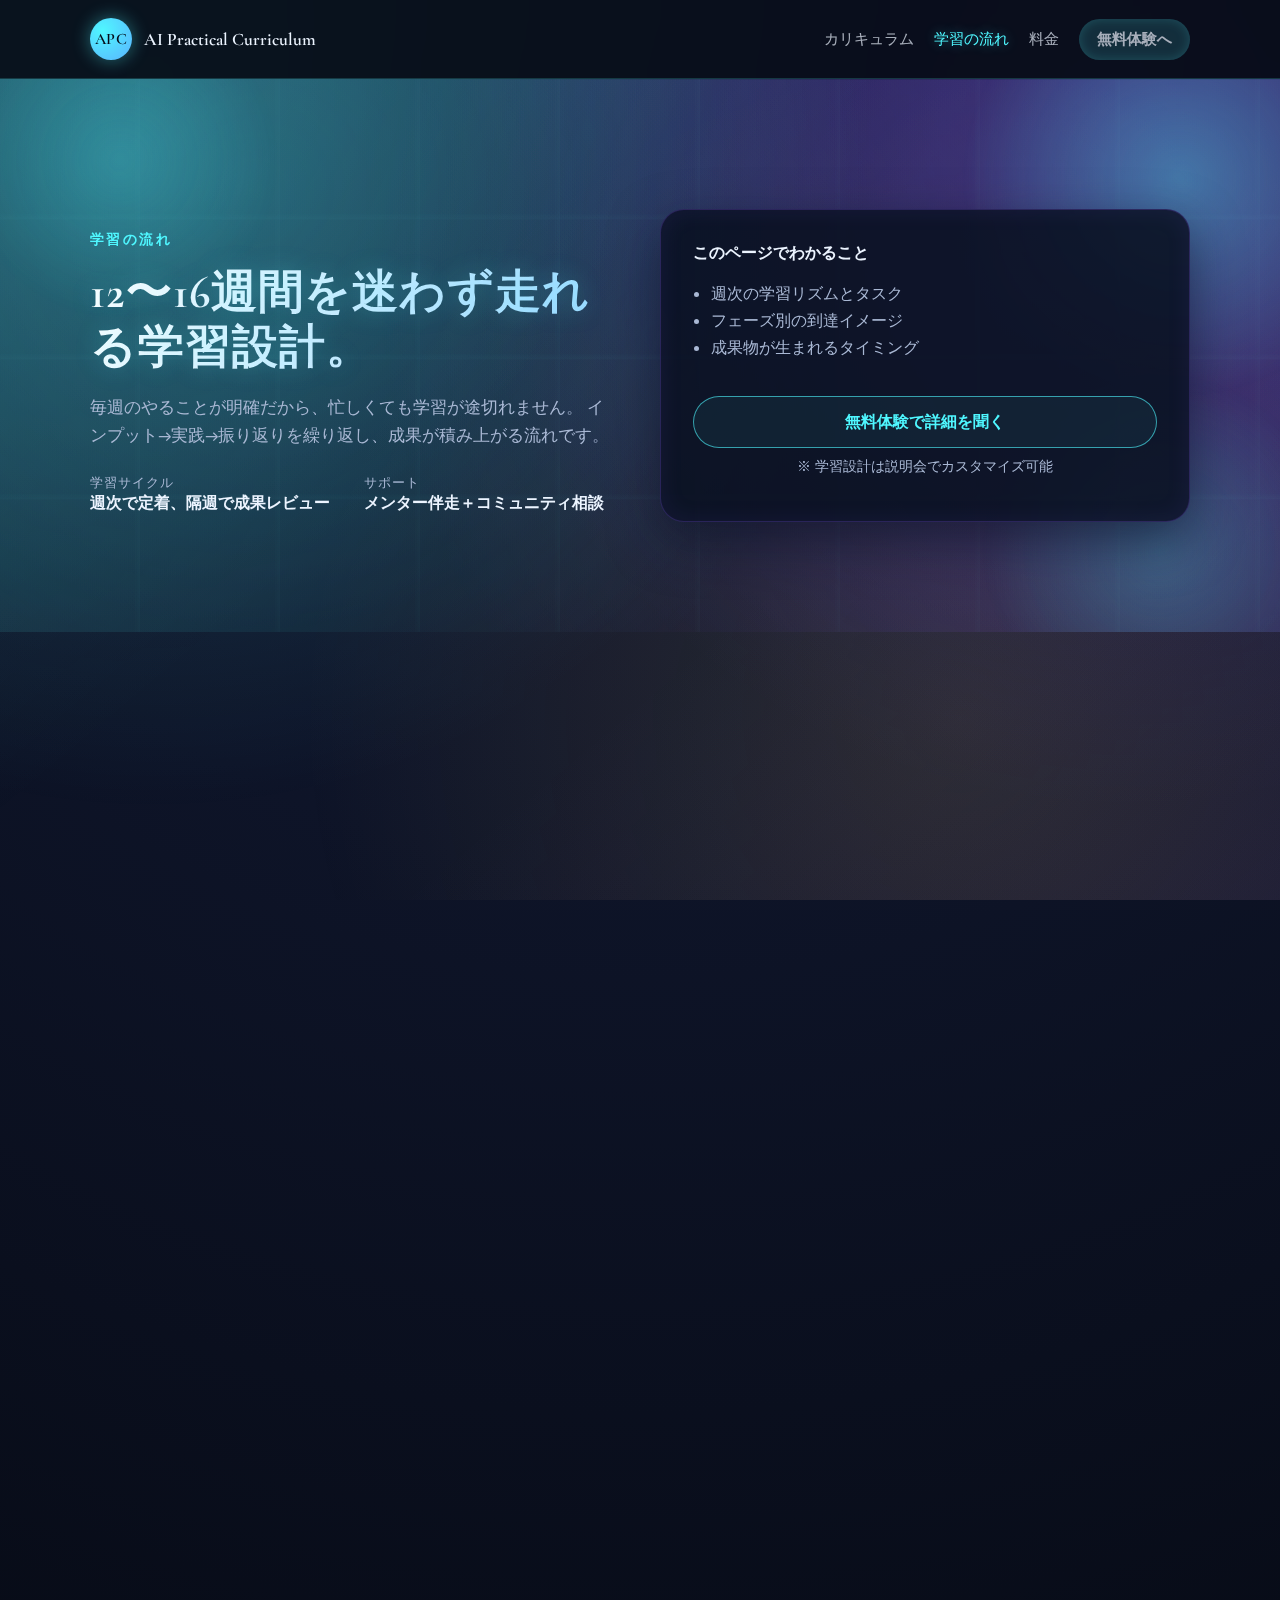
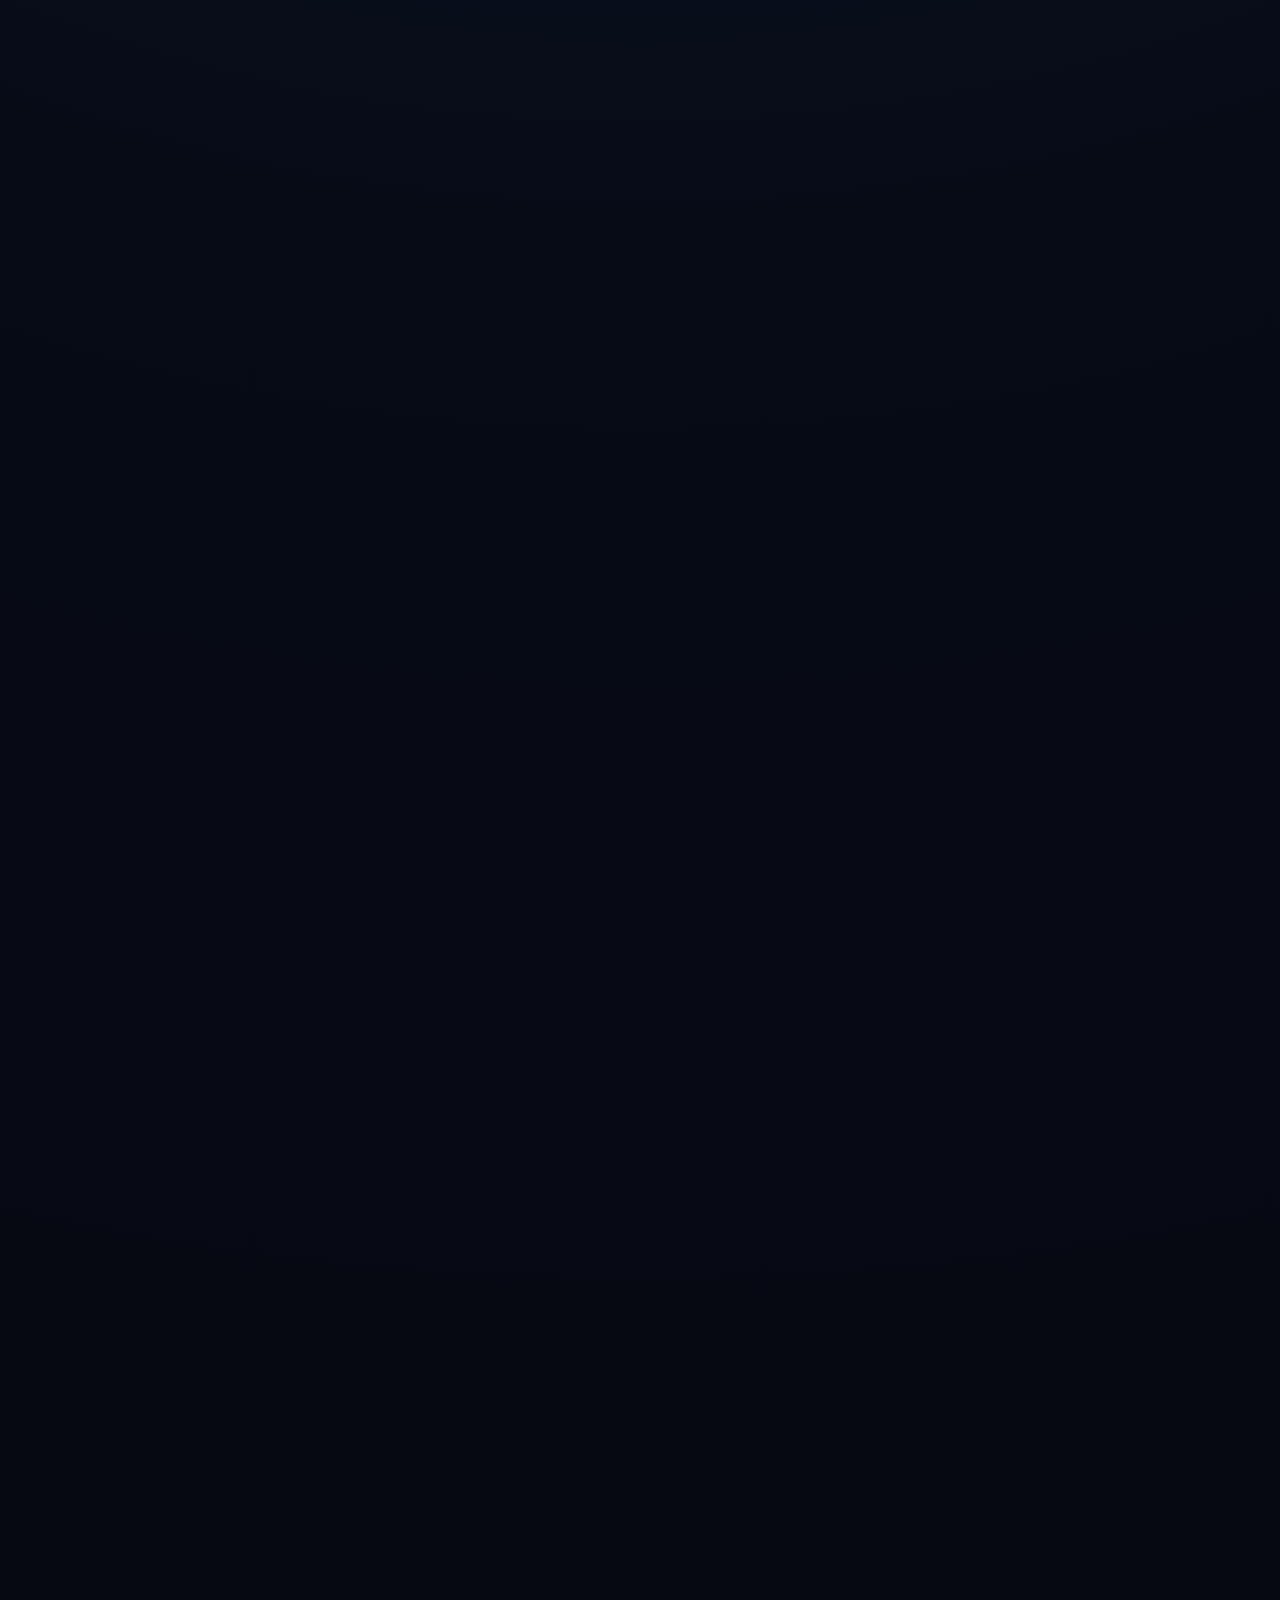
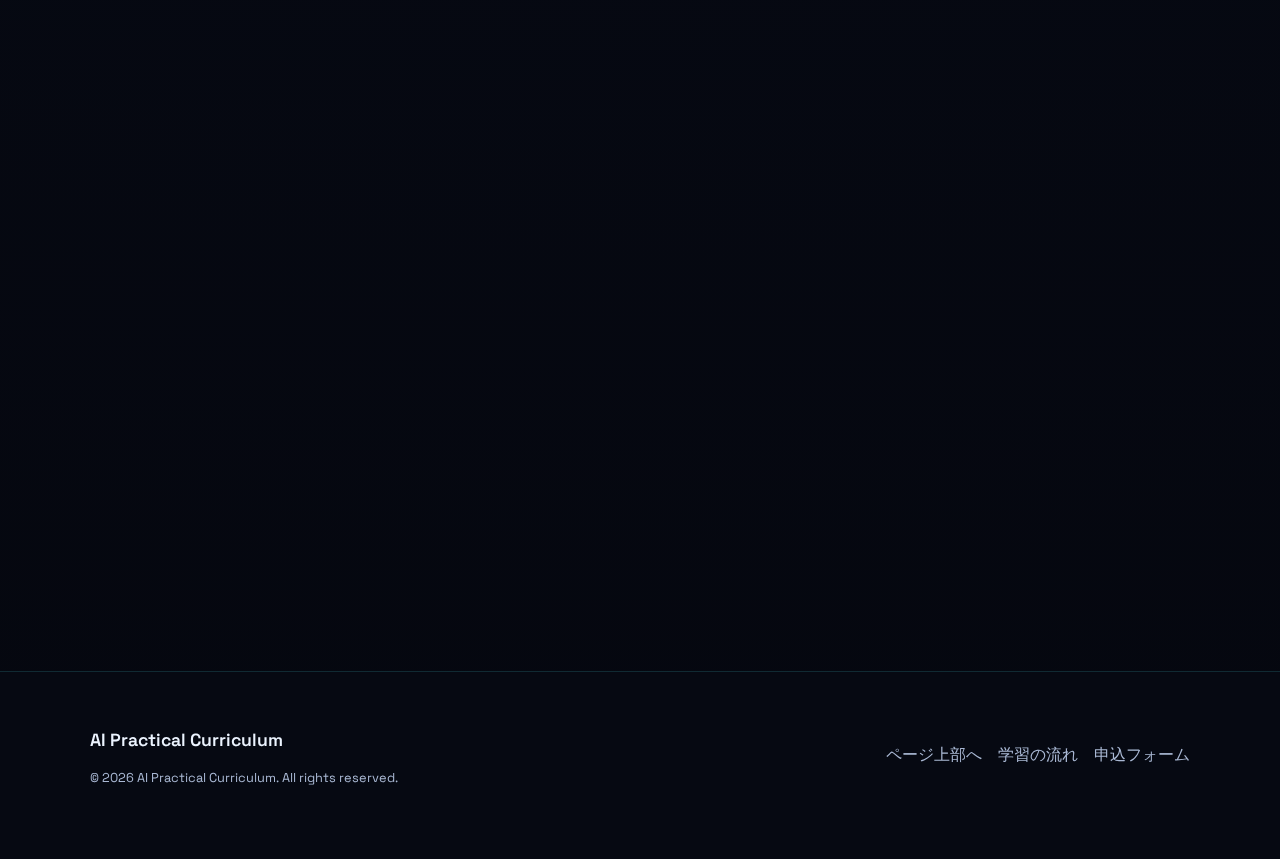
<file: flow.html>
<!DOCTYPE html>
<html lang="ja">
<head>
  <meta charset="UTF-8" />
  <meta name="viewport" content="width=device-width, initial-scale=1" />
  <title>学習の流れ | AI Practical Curriculum</title>
  <link rel="preconnect" href="https://fonts.googleapis.com" />
  <link rel="preconnect" href="https://fonts.gstatic.com" crossorigin />
  <link href="https://fonts.googleapis.com/css2?family=Cormorant+Garamond:wght@500;600&family=Space+Grotesk:wght@400;500;600;700&display=swap" rel="stylesheet" />
  <link rel="stylesheet" href="styles.css" />
</head>
<body>
  <header class="site-header">
    <div class="container header-inner">
      <div class="brand">
        <span class="brand-mark">APC</span>
        <span class="brand-name">AI Practical Curriculum</span>
      </div>
      <nav class="nav">
        <a href="index.html#curriculum">カリキュラム</a>
        <a href="flow.html" aria-current="page">学習の流れ</a>
        <a href="index.html#pricing">料金</a>
        <a class="cta-link" href="index.html#apply">無料体験へ</a>
      </nav>
    </div>
  </header>

  <main>
    <section class="hero flow-hero" data-reveal>
      <div class="parallax-layer layer-one" data-parallax data-speed="0.2"></div>
      <div class="parallax-layer layer-two" data-parallax data-speed="0.35"></div>
      <div class="parallax-layer layer-grid" data-parallax data-speed="0.1"></div>
      <div class="glow-orb orb-a" data-parallax data-speed="0.15"></div>
      <div class="glow-orb orb-b" data-parallax data-speed="0.25"></div>
      <div class="container hero-grid">
        <div class="hero-copy">
          <p class="eyebrow">学習の流れ</p>
          <h1 class="hero-title">12〜16週間を迷わず走れる学習設計。</h1>
          <p class="lead">
            毎週のやることが明確だから、忙しくても学習が途切れません。
            インプット→実践→振り返りを繰り返し、成果が積み上がる流れです。
          </p>
          <div class="hero-meta">
            <div>
              <span class="meta-label">学習サイクル</span>
              <span class="meta-value">週次で定着、隔週で成果レビュー</span>
            </div>
            <div>
              <span class="meta-label">サポート</span>
              <span class="meta-value">メンター伴走＋コミュニティ相談</span>
            </div>
          </div>
        </div>
        <div class="hero-card flow-hero-card" data-tilt>
          <div class="card-title">このページでわかること</div>
          <ul>
            <li>週次の学習リズムとタスク</li>
            <li>フェーズ別の到達イメージ</li>
            <li>成果物が生まれるタイミング</li>
          </ul>
          <a class="btn ghost" href="index.html#apply">無料体験で詳細を聞く</a>
          <p class="card-note">※ 学習設計は説明会でカスタマイズ可能</p>
        </div>
      </div>
      <div class="hero-glow" aria-hidden="true"></div>
    </section>

    <section class="flow-detail" data-reveal>
      <div class="glow-orb orb-c" data-parallax data-speed="0.12"></div>
      <div class="container">
        <div class="section-heading">
          <p class="eyebrow">フェーズ設計</p>
          <h2>段階ごとに成果が見えるロードマップ</h2>
          <p>迷わない順番で学び、業務改善へつなげます。</p>
        </div>
        <div class="timeline stagger">
          <div class="timeline-item">
            <span class="step">01</span>
            <div>
              <h3>ゴール設定と業務課題の棚卸し</h3>
              <p>現在の業務課題を整理し、改善インパクトの高いテーマを決めます。</p>
            </div>
          </div>
          <div class="timeline-item">
            <span class="step">02</span>
            <div>
              <h3>AIの基礎理解とデータ整理</h3>
              <p>AIの基本概念と、社内データの扱い方を短時間で理解します。</p>
            </div>
          </div>
          <div class="timeline-item">
            <span class="step">03</span>
            <div>
              <h3>ツール選定と業務シナリオ化</h3>
              <p>実務に適したAIツールを選び、活用シナリオに落とし込みます。</p>
            </div>
          </div>
          <div class="timeline-item">
            <span class="step">04</span>
            <div>
              <h3>プロンプト設計と検証</h3>
              <p>成果が出るプロンプトの型をつくり、業務で再現性を高めます。</p>
            </div>
          </div>
          <div class="timeline-item">
            <span class="step">05</span>
            <div>
              <h3>業務改善ミニプロジェクト</h3>
              <p>学んだ内容を使い、実際の業務改善成果をまとめます。</p>
            </div>
          </div>
        </div>
      </div>
    </section>

    <section class="week-cycle" data-reveal>
      <div class="glow-orb orb-d" data-parallax data-speed="0.18"></div>
      <div class="container">
        <div class="section-heading">
          <p class="eyebrow">週次サイクル</p>
          <h2>毎週の「やること」が決まっているから続く</h2>
        </div>
        <div class="flow-grid stagger">
          <div class="flow-card">
            <h3>月〜火：インプット</h3>
            <p>短時間動画で要点を理解し、実務への当てはめ方を学びます。</p>
          </div>
          <div class="flow-card">
            <h3>水〜木：アウトプット</h3>
            <p>課題ワークで実際の業務資料や改善案を作成します。</p>
          </div>
          <div class="flow-card">
            <h3>金〜日：レビュー</h3>
            <p>メンターのフィードバックで成果を整理し、次週の目標を設定。</p>
          </div>
        </div>
      </div>
    </section>

    <section class="support" data-reveal>
      <div class="glow-orb orb-e" data-parallax data-speed="0.2"></div>
      <div class="container">
        <div class="section-heading">
          <p class="eyebrow">サポート</p>
          <h2>学習の継続を支える仕組み</h2>
        </div>
        <div class="grid-3 stagger">
          <div class="panel">
            <h3>週1メンターレビュー</h3>
            <p>進捗と成果物を確認し、次の一歩を明確にします。</p>
          </div>
          <div class="panel">
            <h3>相談チャット</h3>
            <p>業務への適用やツール選定の疑問をいつでも相談できます。</p>
          </div>
          <div class="panel">
            <h3>成果共有会</h3>
            <p>隔週で成果共有。継続のモチベーションを高めます。</p>
          </div>
        </div>
      </div>
    </section>

    <section class="artifacts" data-reveal>
      <div class="glow-orb orb-f" data-parallax data-speed="0.14"></div>
      <div class="container">
        <div class="section-heading">
          <p class="eyebrow">成果物</p>
          <h2>学習の途中から「成果」が積み上がる</h2>
        </div>
        <div class="grid-2 stagger">
          <div class="panel">
            <h3>業務改善提案シート</h3>
            <p>AI活用による改善案と期待効果を整理した提案資料。</p>
          </div>
          <div class="panel">
            <h3>プロンプトテンプレート</h3>
            <p>再現性の高いプロンプト集。チーム共有にも活用可能。</p>
          </div>
          <div class="panel">
            <h3>分析レポート</h3>
            <p>業務データの整理・分析結果をまとめたレポート。</p>
          </div>
          <div class="panel">
            <h3>実行ロードマップ</h3>
            <p>学習後の社内展開を見据えた実行計画書。</p>
          </div>
        </div>
      </div>
    </section>

    <section class="flow-cta" data-reveal>
      <div class="glow-orb orb-g" data-parallax data-speed="0.16"></div>
      <div class="container">
        <div class="cta-card stagger">
          <div>
            <p class="eyebrow">無料体験/説明会</p>
            <h2>あなたの業務に合わせた学習設計を提案します</h2>
            <p>学習時間の確保方法や成果の出し方を、具体的にご案内します。</p>
          </div>
          <div>
            <a class="btn primary cta-pulse" href="index.html#apply">無料体験/説明会に申し込む</a>
            <p class="note">※ オンライン開催／参加費無料</p>
          </div>
        </div>
      </div>
    </section>
  </main>

  <footer class="site-footer">
    <div class="container footer-inner">
      <div>
        <p class="brand-name">AI Practical Curriculum</p>
        <p class="small">© 2026 AI Practical Curriculum. All rights reserved.</p>
      </div>
      <div class="footer-links">
        <a href="index.html#top">ページ上部へ</a>
        <a href="flow.html">学習の流れ</a>
        <a href="index.html#apply">申込フォーム</a>
      </div>
    </div>
  </footer>

  <script src="script.js"></script>
</body>
</html>
</file>
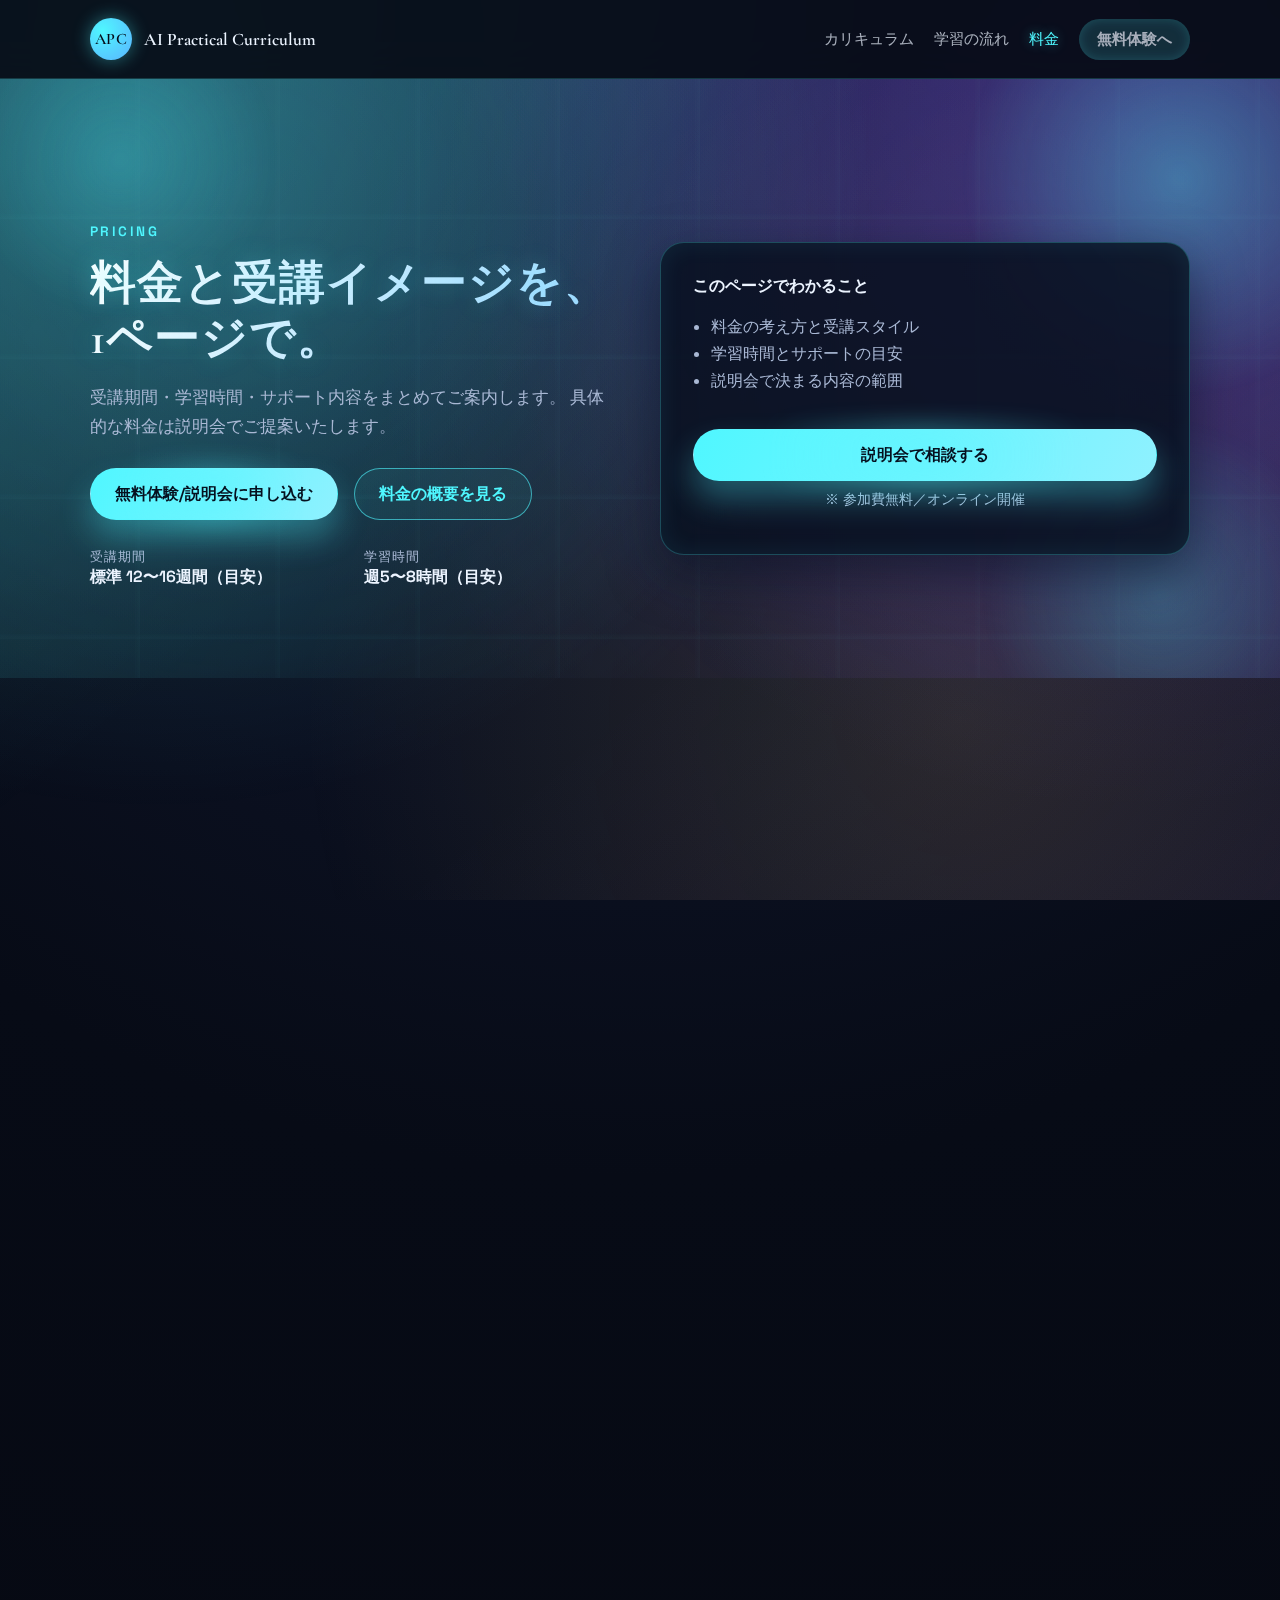
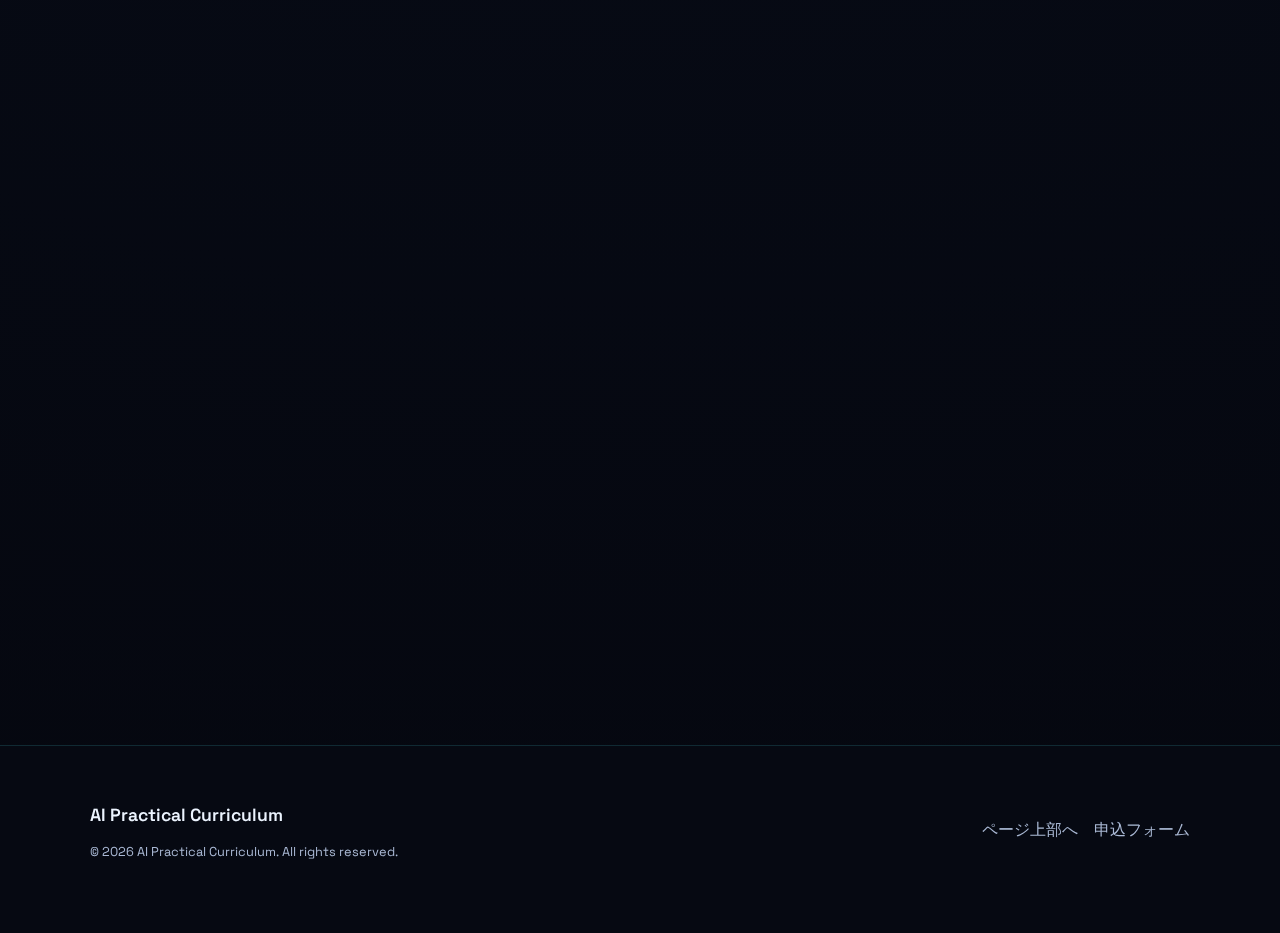
<file: pricing.html>
<!DOCTYPE html>
<html lang="ja">
<head>
  <meta charset="UTF-8" />
  <meta name="viewport" content="width=device-width, initial-scale=1" />
  <title>料金 | AI Practical Curriculum</title>
  <link rel="preconnect" href="https://fonts.googleapis.com" />
  <link rel="preconnect" href="https://fonts.gstatic.com" crossorigin />
  <link href="https://fonts.googleapis.com/css2?family=Cormorant+Garamond:wght@500;600&family=Space+Grotesk:wght@400;500;600;700&display=swap" rel="stylesheet" />
  <link rel="stylesheet" href="styles.css" />
</head>
<body>
  <header class="site-header">
    <div class="container header-inner">
      <div class="brand">
        <span class="brand-mark">APC</span>
        <span class="brand-name">AI Practical Curriculum</span>
      </div>
      <nav class="nav">
        <a href="curriculum.html">カリキュラム</a>
        <a href="flow.html">学習の流れ</a>
        <a href="pricing.html" aria-current="page">料金</a>
        <a class="cta-link" href="apply.html">無料体験へ</a>
      </nav>
      <button class="menu-toggle" type="button" aria-expanded="false" aria-controls="mobile-menu">
        <span class="menu-icon" aria-hidden="true">
          <span></span>
          <span></span>
          <span></span>
        </span>
        メニュー
      </button>
    </div>
    <div class="container mobile-nav" id="mobile-menu">
      <a href="curriculum.html">カリキュラム</a>
      <a href="flow.html">学習の流れ</a>
      <a href="pricing.html" aria-current="page">料金</a>
      <a class="cta-link" href="apply.html">無料体験へ</a>
    </div>
  </header>

  <main>
    <section class="hero" id="top" data-reveal>
      <div class="parallax-layer layer-one" data-parallax data-speed="0.2"></div>
      <div class="parallax-layer layer-two" data-parallax data-speed="0.35"></div>
      <div class="parallax-layer layer-grid" data-parallax data-speed="0.1"></div>
      <div class="glow-orb orb-a" data-parallax data-speed="0.15"></div>
      <div class="glow-orb orb-b" data-parallax data-speed="0.25"></div>
      <div class="container hero-grid">
        <div class="hero-copy">
          <p class="eyebrow">Pricing</p>
          <h1 class="hero-title">料金と受講イメージを、1ページで。</h1>
          <p class="lead">
            受講期間・学習時間・サポート内容をまとめてご案内します。
            具体的な料金は説明会でご提案いたします。
          </p>
          <div class="hero-actions">
            <a class="btn primary cta-pulse" href="apply.html#apply">無料体験/説明会に申し込む</a>
            <a class="btn ghost" href="#pricing">料金の概要を見る</a>
          </div>
          <div class="hero-meta">
            <div>
              <span class="meta-label">受講期間</span>
              <span class="meta-value">標準 12〜16週間（目安）</span>
            </div>
            <div>
              <span class="meta-label">学習時間</span>
              <span class="meta-value">週5〜8時間（目安）</span>
            </div>
          </div>
        </div>
        <div class="hero-card" data-tilt>
          <div class="card-title">このページでわかること</div>
          <ul>
            <li>料金の考え方と受講スタイル</li>
            <li>学習時間とサポートの目安</li>
            <li>説明会で決まる内容の範囲</li>
          </ul>
          <a class="btn primary cta-pulse" href="apply.html#apply">説明会で相談する</a>
          <p class="card-note">※ 参加費無料／オンライン開催</p>
        </div>
      </div>
      <div class="hero-glow" aria-hidden="true"></div>
    </section>

    <section class="pricing" id="pricing" data-reveal>
      <div class="glow-orb orb-h" data-parallax data-speed="0.18"></div>
      <div class="container">
        <div class="section-heading">
          <p class="eyebrow">料金/期間</p>
          <h2>料金・開始時期は個別にご案内</h2>
          <p>目標や学習ペースに合わせて、最適なプランを提案します。</p>
        </div>
        <div class="pricing-card stagger">
          <div>
            <p class="pricing-label">受講期間</p>
            <p class="pricing-value">標準 12〜16週間（目安）</p>
          </div>
          <div>
            <p class="pricing-label">学習時間</p>
            <p class="pricing-value">週5〜8時間（目安）</p>
          </div>
          <div>
            <p class="pricing-label">受講料金</p>
            <p class="pricing-value">要問い合わせ</p>
          </div>
          <div>
            <p class="pricing-label">形式</p>
            <p class="pricing-value">オンライン中心</p>
          </div>
        </div>
        <p class="note">※ 料金や開始時期は説明会でご案内します。</p>
      </div>
    </section>

    <section class="faq" id="faq" data-reveal>
      <div class="glow-orb orb-i" data-parallax data-speed="0.16"></div>
      <div class="container">
        <div class="section-heading">
          <p class="eyebrow">FAQ</p>
          <h2>よくある質問</h2>
        </div>
        <div class="faq-list stagger">
          <details>
            <summary>未経験でも大丈夫ですか？</summary>
            <p>業務経験があれば問題ありません。基礎から段階的に進めます。</p>
          </details>
          <details>
            <summary>必要なPC環境は？</summary>
            <p>一般的なPCで受講可能です。詳細は説明会でご案内します。</p>
          </details>
          <details>
            <summary>途中参加はできますか？</summary>
            <p>学習状況に応じて調整可能です。説明会でご相談ください。</p>
          </details>
          <details>
            <summary>法人申し込みは可能ですか？</summary>
            <p>法人での受講にも対応しています。担当者がご案内します。</p>
          </details>
        </div>
      </div>
    </section>

    <section class="apply" id="apply" data-reveal>
      <div class="glow-orb orb-j" data-parallax data-speed="0.22"></div>
      <div class="container">
        <div class="section-heading">
          <p class="eyebrow">無料体験/説明会</p>
          <h2>無料体験は専用ページで受付中</h2>
          <p>料金や開始時期の相談は、無料体験ページでまとめてお申し込みいただけます。</p>
        </div>
        <div class="section-cta">
          <a class="btn primary cta-pulse" href="apply.html#apply">無料体験/説明会に申し込む</a>
        </div>
      </div>
    </section>
  </main>

  <footer class="site-footer">
    <div class="container footer-inner">
      <div>
        <p class="brand-name">AI Practical Curriculum</p>
        <p class="small">© 2026 AI Practical Curriculum. All rights reserved.</p>
      </div>
      <div class="footer-links">
        <a href="#top">ページ上部へ</a>
        <a href="apply.html#apply">申込フォーム</a>
      </div>
    </div>
  </footer>

  <script src="script.js"></script>
</body>
</html>
</file>
<file: styles.css>
:root {
  --bg: #060812;
  --bg-alt: #0a1326;
  --ink: #ecf4ff;
  --ink-soft: #a9b8d4;
  --line: rgba(255, 255, 255, 0.1);
  --accent: #4ff7ff;
  --accent-2: #8b5cff;
  --accent-soft: rgba(79, 247, 255, 0.16);
  --highlight: #f7cc61;
  --radius: 24px;
  --shadow: 0 22px 50px rgba(4, 10, 24, 0.52);
  --serif: "Cormorant Garamond", "Times New Roman", serif;
  --sans: "Space Grotesk", "Helvetica Neue", Arial, sans-serif;
}

* {
  box-sizing: border-box;
}

body {
  margin: 0;
  font-family: var(--sans);
  color: var(--ink);
  background: radial-gradient(circle at top, #141c38 0%, #070b16 45%, #05070f 100%);
  min-height: 100vh;
}

body::before {
  content: "";
  position: fixed;
  inset: 0;
  background:
    radial-gradient(circle at 12% 10%, rgba(79, 247, 255, 0.2), transparent 52%),
    radial-gradient(circle at 88% 14%, rgba(139, 92, 255, 0.2), transparent 50%),
    radial-gradient(circle at 75% 80%, rgba(247, 204, 97, 0.12), transparent 55%),
    linear-gradient(140deg, rgba(79, 247, 255, 0.08), transparent 42%),
    linear-gradient(320deg, rgba(139, 92, 255, 0.08), transparent 38%);
  z-index: -2;
}

.container {
  width: min(1100px, 92vw);
  margin: 0 auto;
}

.site-header {
  position: sticky;
  top: 0;
  background: rgba(6, 10, 20, 0.86);
  backdrop-filter: blur(16px);
  border-bottom: 1px solid rgba(79, 247, 255, 0.18);
  z-index: 10;
}

.header-inner {
  display: flex;
  align-items: center;
  justify-content: space-between;
  padding: 18px 0;
}

.brand {
  display: flex;
  align-items: center;
  gap: 12px;
  font-family: var(--serif);
}

.brand-mark {
  width: 42px;
  height: 42px;
  display: grid;
  place-items: center;
  border-radius: 50%;
  background: radial-gradient(circle at 30% 30%, var(--accent), #5ab3ff);
  color: #050c18;
  font-weight: 600;
  letter-spacing: 0.04em;
  box-shadow: 0 0 18px rgba(79, 247, 255, 0.4);
}

.brand-name {
  font-size: 1.1rem;
  font-weight: 600;
}

.nav {
  display: flex;
  gap: 20px;
  align-items: center;
  font-size: 0.95rem;
}

.menu-toggle {
  display: none;
  align-items: center;
  gap: 10px;
  padding: 8px 14px;
  border-radius: 999px;
  border: 1px solid rgba(79, 247, 255, 0.24);
  background: rgba(6, 10, 20, 0.6);
  color: var(--ink);
  font-family: var(--sans);
  font-size: 0.9rem;
  cursor: pointer;
  transition: transform 0.2s ease, border 0.2s ease, box-shadow 0.2s ease;
}

.menu-toggle:hover,
.menu-toggle:focus {
  border-color: rgba(79, 247, 255, 0.6);
  box-shadow: 0 0 16px rgba(79, 247, 255, 0.28);
}

.menu-toggle .menu-icon {
  width: 18px;
  height: 12px;
  display: grid;
  gap: 4px;
}

.menu-toggle .menu-icon span {
  display: block;
  height: 2px;
  background: currentColor;
  border-radius: 999px;
}

.mobile-nav {
  display: none;
  flex-direction: column;
  gap: 12px;
  padding: 16px;
  margin-top: 12px;
  border-radius: 18px;
  background: rgba(10, 18, 34, 0.9);
  border: 1px solid rgba(79, 247, 255, 0.16);
  box-shadow: 0 18px 40px rgba(4, 10, 24, 0.4);
}

.mobile-nav a {
  color: var(--ink);
  text-decoration: none;
  opacity: 0.85;
}

.mobile-nav a:hover,
.mobile-nav a:focus {
  opacity: 1;
  color: var(--accent);
}

.mobile-nav .cta-link {
  display: inline-flex;
  justify-content: center;
}

.mobile-nav.is-open {
  display: flex;
}

.nav a {
  color: var(--ink);
  text-decoration: none;
  opacity: 0.7;
}

.nav a:hover,
.nav a:focus {
  opacity: 1;
  color: var(--accent);
  text-shadow: 0 0 12px rgba(79, 247, 255, 0.4);
}

.nav a[aria-current="page"] {
  opacity: 1;
  color: var(--accent);
  text-shadow: 0 0 12px rgba(79, 247, 255, 0.4);
}

.cta-link {
  padding: 10px 18px;
  border-radius: 999px;
  background: rgba(79, 247, 255, 0.2);
  color: var(--accent);
  font-weight: 600;
  box-shadow: inset 0 0 12px rgba(79, 247, 255, 0.28);
}

main {
  padding-bottom: 80px;
  perspective: 1200px;
}

section {
  padding: 90px 0;
  position: relative;
}

.parallax-layer {
  position: absolute;
  inset: 0;
  pointer-events: none;
  z-index: -1;
  mix-blend-mode: screen;
  opacity: 0.7;
  will-change: transform;
}

.parallax-layer.layer-one {
  background: radial-gradient(circle at 20% 20%, rgba(79, 247, 255, 0.2), transparent 55%);
}

.parallax-layer.layer-two {
  background: radial-gradient(circle at 80% 35%, rgba(139, 92, 255, 0.18), transparent 60%);
}

.parallax-layer.layer-grid {
  background:
    linear-gradient(transparent 96%, rgba(79, 247, 255, 0.08) 100%),
    linear-gradient(90deg, transparent 96%, rgba(79, 247, 255, 0.06) 100%);
  background-size: 140px 140px;
  animation: gridDrift 20s linear infinite;
  opacity: 0.35;
}

.glow-orb {
  position: absolute;
  width: 240px;
  height: 240px;
  border-radius: 50%;
  background: radial-gradient(circle, rgba(79, 247, 255, 0.35), transparent 70%);
  filter: blur(6px);
  opacity: 0.7;
  pointer-events: none;
  z-index: -1;
  animation: orbDrift 14s ease-in-out infinite;
  will-change: transform;
}

.orb-a { top: -80px; left: -40px; width: 320px; height: 320px; }
.orb-b { bottom: -100px; right: -60px; width: 360px; height: 360px; }
.orb-c { top: 40px; right: 8%; width: 220px; height: 220px; }
.orb-d { top: -60px; left: 6%; width: 260px; height: 260px; }
.orb-e { bottom: -80px; left: 12%; width: 240px; height: 240px; }
.orb-f { top: 10px; right: 14%; width: 240px; height: 240px; }
.orb-g { bottom: -90px; right: 10%; width: 280px; height: 280px; }
.orb-h { top: -70px; left: 18%; width: 230px; height: 230px; }
.orb-i { top: 20px; right: 18%; width: 210px; height: 210px; }
.orb-j { bottom: -120px; left: 8%; width: 340px; height: 340px; }

.section-heading p {
  max-width: 640px;
  color: var(--ink-soft);
  line-height: 1.7;
}

.hero {
  padding-top: 130px;
  overflow: hidden;
}

.hero::before {
  content: "";
  position: absolute;
  inset: 0;
  background:
    linear-gradient(120deg, rgba(79, 247, 255, 0.14), transparent 45%),
    linear-gradient(240deg, rgba(139, 92, 255, 0.18), transparent 52%);
  z-index: -1;
}

.hero-grid {
  display: grid;
  grid-template-columns: repeat(2, minmax(0, 1fr));
  gap: 40px;
  align-items: center;
}

.hero h1 {
  font-family: var(--serif);
  font-size: clamp(2.6rem, 3.6vw, 3.9rem);
  margin: 16px 0;
  line-height: 1.2;
  letter-spacing: 0.02em;
  text-shadow: 0 0 24px rgba(79, 247, 255, 0.25);
}

.hero-title {
  position: relative;
  color: var(--ink);
  background: linear-gradient(120deg, #ffffff, #9ad9ff 45%, #ffffff 75%);
  background-size: 200% 200%;
  -webkit-background-clip: text;
  background-clip: text;
  -webkit-text-fill-color: transparent;
  animation: textShine 5s ease-in-out infinite;
}

.lead {
  font-size: 1.05rem;
  color: var(--ink-soft);
  line-height: 1.7;
}

.hero-actions {
  display: flex;
  gap: 16px;
  margin: 28px 0;
  flex-wrap: wrap;
}

.btn {
  display: inline-flex;
  align-items: center;
  justify-content: center;
  padding: 14px 24px;
  border-radius: 999px;
  text-decoration: none;
  font-weight: 600;
  border: 1px solid transparent;
  cursor: pointer;
  transition: transform 0.2s ease, box-shadow 0.2s ease, background 0.2s ease, border 0.2s ease;
}

.btn.primary {
  background: linear-gradient(120deg, var(--accent), #8ff1ff);
  color: #05101f;
  box-shadow: 0 18px 32px rgba(79, 247, 255, 0.32);
}

.btn.primary.cta-pulse {
  position: relative;
  isolation: isolate;
  animation: glowPulse 3.6s ease-in-out infinite;
}

.btn.primary.cta-pulse::after {
  content: "";
  position: absolute;
  inset: -10px;
  border-radius: inherit;
  background: radial-gradient(circle, rgba(79, 247, 255, 0.45), transparent 65%);
  opacity: 0.6;
  z-index: -1;
  filter: blur(10px);
  animation: glowPulse 3.6s ease-in-out infinite;
}

.btn.primary:hover {
  transform: translateY(-2px);
  box-shadow: 0 22px 40px rgba(79, 247, 255, 0.42);
}

.btn.ghost {
  border-color: rgba(79, 247, 255, 0.6);
  color: var(--accent);
  background: rgba(79, 247, 255, 0.06);
}

.btn.ghost:hover {
  transform: translateY(-2px);
  box-shadow: 0 18px 34px rgba(79, 247, 255, 0.2);
}

.hero-meta {
  display: grid;
  grid-template-columns: repeat(2, minmax(0, 1fr));
  gap: 18px;
  margin-top: 24px;
}

.hero-meta > div {
  animation: floatSoft 9s ease-in-out infinite;
}

.meta-label {
  display: block;
  font-size: 0.8rem;
  letter-spacing: 0.08em;
  text-transform: uppercase;
  color: var(--ink-soft);
}

.meta-value {
  font-weight: 600;
}

.hero-card {
  background: rgba(10, 18, 34, 0.9);
  padding: 32px;
  border-radius: var(--radius);
  border: 1px solid rgba(79, 247, 255, 0.25);
  box-shadow:
    0 18px 50px rgba(6, 14, 32, 0.55),
    inset 0 0 24px rgba(79, 247, 255, 0.08);
  animation: floatSoft 8s ease-in-out infinite, rotateSlow 18s ease-in-out infinite;
  transition: transform 0.4s ease, box-shadow 0.4s ease, border 0.4s ease;
  transform-style: preserve-3d;
}

.hero-card .card-title {
  font-weight: 600;
  margin-bottom: 16px;
}

.hero-card ul {
  padding-left: 18px;
  color: var(--ink-soft);
  line-height: 1.7;
}

.hero-card .btn {
  width: 100%;
  margin-top: 18px;
}

.hero-card:hover {
  transform: translateY(-6px);
  box-shadow: 0 24px 46px rgba(6, 14, 28, 0.5);
  border-color: rgba(79, 247, 255, 0.35);
}

.card-note {
  font-size: 0.85rem;
  color: var(--ink-soft);
  text-align: center;
  margin-top: 10px;
}

.hero-glow {
  position: absolute;
  width: 440px;
  height: 440px;
  background: radial-gradient(circle, rgba(79, 247, 255, 0.35), transparent 70%);
  top: -120px;
  right: -120px;
  z-index: -1;
  filter: blur(2px);
}

.section-heading {
  margin-bottom: 40px;
  position: relative;
}

.section-heading h2 {
  font-family: var(--serif);
  font-size: clamp(1.95rem, 2.6vw, 2.8rem);
  margin: 12px 0;
  text-shadow: 0 0 18px rgba(79, 247, 255, 0.2);
}

.eyebrow {
  font-size: 0.85rem;
  letter-spacing: 0.18em;
  text-transform: uppercase;
  color: var(--accent);
  font-weight: 600;
}

.section-heading::after {
  content: "";
  position: absolute;
  left: 0;
  bottom: -18px;
  width: 120px;
  height: 2px;
  background: linear-gradient(90deg, var(--accent), transparent);
  box-shadow: 0 0 12px rgba(79, 247, 255, 0.5);
}

.grid-3 {
  display: grid;
  grid-template-columns: repeat(3, minmax(0, 1fr));
  gap: 24px;
}

.grid-2 {
  display: grid;
  grid-template-columns: repeat(2, minmax(0, 1fr));
  gap: 24px;
}

.panel {
  padding: 24px;
  border-radius: 18px;
  background: rgba(10, 18, 34, 0.85);
  border: 1px solid rgba(79, 247, 255, 0.12);
  box-shadow:
    0 16px 36px rgba(5, 12, 28, 0.4),
    inset 0 0 24px rgba(79, 247, 255, 0.06);
  transition: transform 0.35s ease, box-shadow 0.35s ease, border 0.35s ease;
  animation: floatSoft 10s ease-in-out infinite;
  transform-style: preserve-3d;
}

.panel:hover {
  transform: translateY(-6px);
  box-shadow: 0 24px 42px rgba(4, 12, 26, 0.5);
  border-color: rgba(79, 247, 255, 0.35);
}

.timeline {
  display: grid;
  gap: 20px;
}

.timeline-item {
  display: grid;
  grid-template-columns: 60px 1fr;
  gap: 16px;
  align-items: start;
  padding: 20px 24px;
  border-radius: 18px;
  background: rgba(10, 18, 34, 0.9);
  border: 1px solid rgba(79, 247, 255, 0.14);
  box-shadow: inset 0 0 20px rgba(79, 247, 255, 0.04);
  animation: floatSoft 12s ease-in-out infinite;
  transition: transform 0.4s ease, box-shadow 0.4s ease, border 0.4s ease;
  transform-style: preserve-3d;
}

.step {
  width: 46px;
  height: 46px;
  display: grid;
  place-items: center;
  border-radius: 50%;
  background: rgba(79, 247, 255, 0.2);
  color: var(--accent);
  font-weight: 600;
  box-shadow: 0 0 16px rgba(79, 247, 255, 0.3);
}

.flow-grid {
  display: grid;
  grid-template-columns: repeat(3, minmax(0, 1fr));
  gap: 24px;
}

.flow-card {
  padding: 24px;
  border-radius: 18px;
  background: rgba(10, 18, 34, 0.82);
  border: 1px solid rgba(79, 247, 255, 0.14);
  box-shadow: inset 0 0 22px rgba(79, 247, 255, 0.05);
  animation: floatSoft 11s ease-in-out infinite;
  transition: transform 0.4s ease, box-shadow 0.4s ease, border 0.4s ease;
  transform-style: preserve-3d;
}

.flow-card:hover,
.pricing-card:hover,
.apply-form:hover {
  transform: translateY(-6px);
  box-shadow: 0 24px 46px rgba(6, 14, 28, 0.5);
  border-color: rgba(79, 247, 255, 0.3);
}

.flow-summary-actions {
  margin-top: 26px;
  display: flex;
  justify-content: flex-start;
}

.flow-summary-actions .btn {
  box-shadow: 0 16px 30px rgba(79, 247, 255, 0.18);
}

.timeline-item:hover {
  transform: translateY(-4px);
  box-shadow: 0 20px 40px rgba(6, 14, 28, 0.45);
  border-color: rgba(79, 247, 255, 0.3);
}

.pricing-card {
  display: grid;
  grid-template-columns: repeat(4, minmax(0, 1fr));
  gap: 16px;
  padding: 28px;
  background: rgba(10, 18, 34, 0.9);
  border-radius: 22px;
  border: 1px solid rgba(79, 247, 255, 0.18);
  box-shadow: var(--shadow);
  animation: floatSoft 12s ease-in-out infinite;
  transition: transform 0.4s ease, box-shadow 0.4s ease, border 0.4s ease;
  transform-style: preserve-3d;
}

.pricing-label {
  font-size: 0.8rem;
  color: var(--ink-soft);
}

.pricing-value {
  font-weight: 600;
  font-size: 1.05rem;
}

.note {
  font-size: 0.9rem;
  color: var(--ink-soft);
  margin-top: 18px;
}

.faq-list {
  display: grid;
  gap: 16px;
}

.faq-list details {
  background: rgba(10, 18, 34, 0.88);
  padding: 20px 24px;
  border-radius: 18px;
  border: 1px solid rgba(79, 247, 255, 0.14);
  box-shadow: inset 0 0 18px rgba(79, 247, 255, 0.04);
  animation: floatSoft 13s ease-in-out infinite;
}

.faq-list summary {
  font-weight: 600;
  cursor: pointer;
}

.flow-hero {
  padding-bottom: 110px;
}

.flow-hero .hero-card {
  border-color: rgba(139, 92, 255, 0.24);
  box-shadow:
    0 18px 50px rgba(6, 14, 32, 0.55),
    inset 0 0 24px rgba(139, 92, 255, 0.08);
}

.flow-detail .timeline-item {
  background: rgba(8, 16, 32, 0.88);
}

.week-cycle .flow-card {
  border-color: rgba(139, 92, 255, 0.2);
}

.support .panel {
  border-color: rgba(139, 92, 255, 0.16);
}

.artifacts .panel {
  border-color: rgba(79, 247, 255, 0.18);
}

.flow-cta {
  background: linear-gradient(120deg, rgba(79, 247, 255, 0.12), rgba(139, 92, 255, 0.12));
  border-top: 1px solid rgba(79, 247, 255, 0.18);
  border-bottom: 1px solid rgba(79, 247, 255, 0.18);
}

.cta-card {
  display: grid;
  grid-template-columns: 1.2fr 0.8fr;
  gap: 28px;
  align-items: center;
  padding: 32px;
  border-radius: 24px;
  background: rgba(8, 14, 28, 0.86);
  border: 1px solid rgba(79, 247, 255, 0.18);
  box-shadow: 0 20px 46px rgba(6, 12, 28, 0.45);
}

.cta-card h2 {
  margin-top: 10px;
}

.cta-card .btn {
  width: 100%;
}

.apply {
  background: rgba(8, 14, 28, 0.76);
  border-top: 1px solid rgba(79, 247, 255, 0.16);
  border-bottom: 1px solid rgba(79, 247, 255, 0.16);
}

.apply-grid {
  display: grid;
  grid-template-columns: repeat(2, minmax(0, 1fr));
  gap: 32px;
  align-items: start;
}

.apply-points {
  padding-left: 18px;
  color: var(--ink-soft);
  line-height: 1.7;
}

.apply-form {
  display: grid;
  gap: 16px;
  padding: 28px;
  background: rgba(8, 14, 28, 0.95);
  border-radius: 22px;
  border: 1px solid rgba(79, 247, 255, 0.2);
  box-shadow:
    0 20px 50px rgba(5, 10, 24, 0.6),
    inset 0 0 26px rgba(79, 247, 255, 0.06);
  animation: floatSoft 10s ease-in-out infinite;
  transition: transform 0.4s ease, box-shadow 0.4s ease, border 0.4s ease;
  transform-style: preserve-3d;
}

.apply-form label {
  display: grid;
  gap: 8px;
  font-size: 0.9rem;
  color: var(--ink-soft);
}

.apply-form input,
.apply-form select,
.apply-form textarea {
  padding: 12px 14px;
  border-radius: 12px;
  border: 1px solid rgba(79, 247, 255, 0.18);
  font-family: var(--sans);
  background: rgba(255, 255, 255, 0.05);
  color: var(--ink);
}

.apply-form input:focus,
.apply-form select:focus,
.apply-form textarea:focus {
  outline: none;
  border-color: rgba(79, 247, 255, 0.5);
  box-shadow: 0 0 0 3px rgba(79, 247, 255, 0.18);
}

.apply-form input::placeholder,
.apply-form textarea::placeholder {
  color: rgba(231, 241, 255, 0.55);
}

.apply-form button {
  width: 100%;
}

.form-note {
  font-size: 0.8rem;
  color: var(--ink-soft);
  text-align: center;
  margin: 0;
}

.section-cta {
  margin-top: 28px;
  display: flex;
  justify-content: flex-start;
}

.weekly-grid {
  display: grid;
  grid-template-columns: repeat(3, minmax(0, 1fr));
  gap: 22px;
}

.week-card {
  padding: 22px;
  border-radius: 18px;
  background: rgba(10, 18, 34, 0.88);
  border: 1px solid rgba(79, 247, 255, 0.14);
  box-shadow: inset 0 0 20px rgba(79, 247, 255, 0.05);
  animation: floatSoft 12s ease-in-out infinite;
  transition: transform 0.4s ease, box-shadow 0.4s ease, border 0.4s ease;
}

.week-card:hover {
  transform: translateY(-6px);
  border-color: rgba(79, 247, 255, 0.3);
  box-shadow: 0 22px 42px rgba(6, 14, 28, 0.5);
}

.week-label {
  font-size: 0.85rem;
  letter-spacing: 0.12em;
  text-transform: uppercase;
  color: var(--accent);
  margin-bottom: 10px;
}

.week-goal {
  display: inline-block;
  margin-top: 12px;
  font-size: 0.85rem;
  color: var(--ink-soft);
}

.tag-list {
  list-style: none;
  padding: 0;
  margin: 16px 0 0;
  display: flex;
  flex-wrap: wrap;
  gap: 10px;
}

.tag-list li {
  padding: 6px 12px;
  border-radius: 999px;
  background: rgba(79, 247, 255, 0.12);
  color: var(--ink);
  font-size: 0.85rem;
  border: 1px solid rgba(79, 247, 255, 0.2);
}

.tools-grid {
  display: grid;
  grid-template-columns: repeat(2, minmax(0, 1fr));
  gap: 24px;
}

.tool-card {
  padding: 24px;
  border-radius: 18px;
  background: rgba(10, 18, 34, 0.9);
  border: 1px solid rgba(79, 247, 255, 0.16);
  box-shadow:
    0 18px 38px rgba(5, 12, 28, 0.45),
    inset 0 0 22px rgba(79, 247, 255, 0.05);
  animation: floatSoft 12s ease-in-out infinite;
  transition: transform 0.4s ease, box-shadow 0.4s ease, border 0.4s ease;
}

.tool-card:hover {
  transform: translateY(-6px);
  border-color: rgba(79, 247, 255, 0.3);
  box-shadow: 0 24px 44px rgba(6, 14, 28, 0.5);
}

.tool-card ul {
  padding-left: 18px;
  color: var(--ink-soft);
  line-height: 1.6;
  margin-top: 12px;
}

.site-footer {
  padding: 40px 0 60px;
  border-top: 1px solid rgba(79, 247, 255, 0.14);
  background: rgba(6, 10, 18, 0.92);
}

.footer-inner {
  display: flex;
  align-items: center;
  justify-content: space-between;
  gap: 20px;
}

.footer-links {
  display: flex;
  gap: 16px;
}

.footer-links a {
  text-decoration: none;
  color: var(--ink-soft);
}

.small {
  font-size: 0.8rem;
  color: var(--ink-soft);
}

[data-reveal] {
  opacity: 0;
  transform: translateY(50px) scale(0.985);
  filter: blur(6px);
  transition: opacity 0.8s ease, transform 0.9s ease, filter 0.9s ease;
}

[data-reveal].is-visible {
  opacity: 1;
  transform: translateY(0) scale(1);
  filter: blur(0);
}

section[data-reveal] .stagger > * {
  opacity: 0;
  transform: translate(var(--from-x, 0), var(--from-y, 34px)) rotate(var(--from-rot, 0deg)) scale(0.985);
  filter: blur(5px);
  transition: opacity 0.75s ease, transform 0.8s ease, filter 0.8s ease;
}

section[data-reveal].is-visible .stagger > * {
  opacity: 1;
  transform: translate(0, 0) rotate(0deg) scale(1);
  filter: blur(0);
}

.stagger > *:nth-child(1) { --i: 1; }
.stagger > *:nth-child(2) { --i: 2; }
.stagger > *:nth-child(3) { --i: 3; }
.stagger > *:nth-child(4) { --i: 4; }
.stagger > *:nth-child(5) { --i: 5; }
.stagger > *:nth-child(6) { --i: 6; }
.stagger > *:nth-child(7) { --i: 7; }
.stagger > *:nth-child(8) { --i: 8; }
.stagger > *:nth-child(9) { --i: 9; }
.stagger > *:nth-child(10) { --i: 10; }
.stagger > *:nth-child(11) { --i: 11; }
.stagger > *:nth-child(12) { --i: 12; }

section[data-reveal].is-visible .stagger > * {
  transition-delay: calc(var(--i, 0) * 140ms);
}

@keyframes float {
  0% { transform: translateY(0); }
  50% { transform: translateY(-14px); }
  100% { transform: translateY(0); }
}

@keyframes floatSoft {
  0% { transform: translateY(0) rotateZ(0deg); }
  50% { transform: translateY(-12px) rotateZ(0.4deg); }
  100% { transform: translateY(0) rotateZ(0deg); }
}

@keyframes rotateSlow {
  0% { transform: rotateZ(0deg); }
  50% { transform: rotateZ(-0.6deg); }
  100% { transform: rotateZ(0deg); }
}

@keyframes orbDrift {
  0% { transform: translate3d(0, 0, 0) scale(1); }
  50% { transform: translate3d(10px, -14px, 0) scale(1.04); }
  100% { transform: translate3d(0, 0, 0) scale(1); }
}

@keyframes glowPulse {
  0% { box-shadow: 0 0 0 rgba(79, 247, 255, 0.2); }
  50% { box-shadow: 0 18px 40px rgba(79, 247, 255, 0.35); }
  100% { box-shadow: 0 0 0 rgba(79, 247, 255, 0.2); }
}

@keyframes textShine {
  0% { background-position: 0% 50%; }
  50% { background-position: 100% 50%; }
  100% { background-position: 0% 50%; }
}

@keyframes gridDrift {
  0% { background-position: 0 0, 0 0; }
  100% { background-position: 140px 140px, 140px 140px; }
}

@media (prefers-reduced-motion: reduce) {
  [data-reveal],
  section[data-reveal] .stagger > * {
    transition: none;
    transform: none;
    filter: none;
    opacity: 1;
  }

  .hero-card,
  .panel,
  .flow-card,
  .pricing-card,
  .faq-list details,
  .apply-form,
  .glow-orb,
  .parallax-layer,
  .cta-pulse {
    animation: none;
  }

  .hero-title {
    -webkit-text-fill-color: currentColor;
    background: none;
  }
}

@media (max-width: 960px) {
  .nav {
    display: none;
  }

  .menu-toggle {
    display: inline-flex;
  }

  .hero-grid,
  .apply-grid,
  .grid-3,
  .grid-2,
  .flow-grid,
  .pricing-card,
  .cta-card,
  .weekly-grid,
  .tools-grid {
    grid-template-columns: 1fr;
  }

  .hero {
    padding-top: 90px;
  }

  .hero-meta {
    grid-template-columns: 1fr;
  }

  .footer-inner {
    flex-direction: column;
    align-items: flex-start;
  }
}

@media (min-width: 961px) {
  .menu-toggle,
  .mobile-nav {
    display: none !important;
  }
}

@media (max-width: 600px) {
  section {
    padding: 70px 0;
  }

  .hero-card,
  .panel,
  .flow-card,
  .timeline-item,
  .pricing-card,
  .apply-form {
    padding: 20px;
  }
}
</file>
